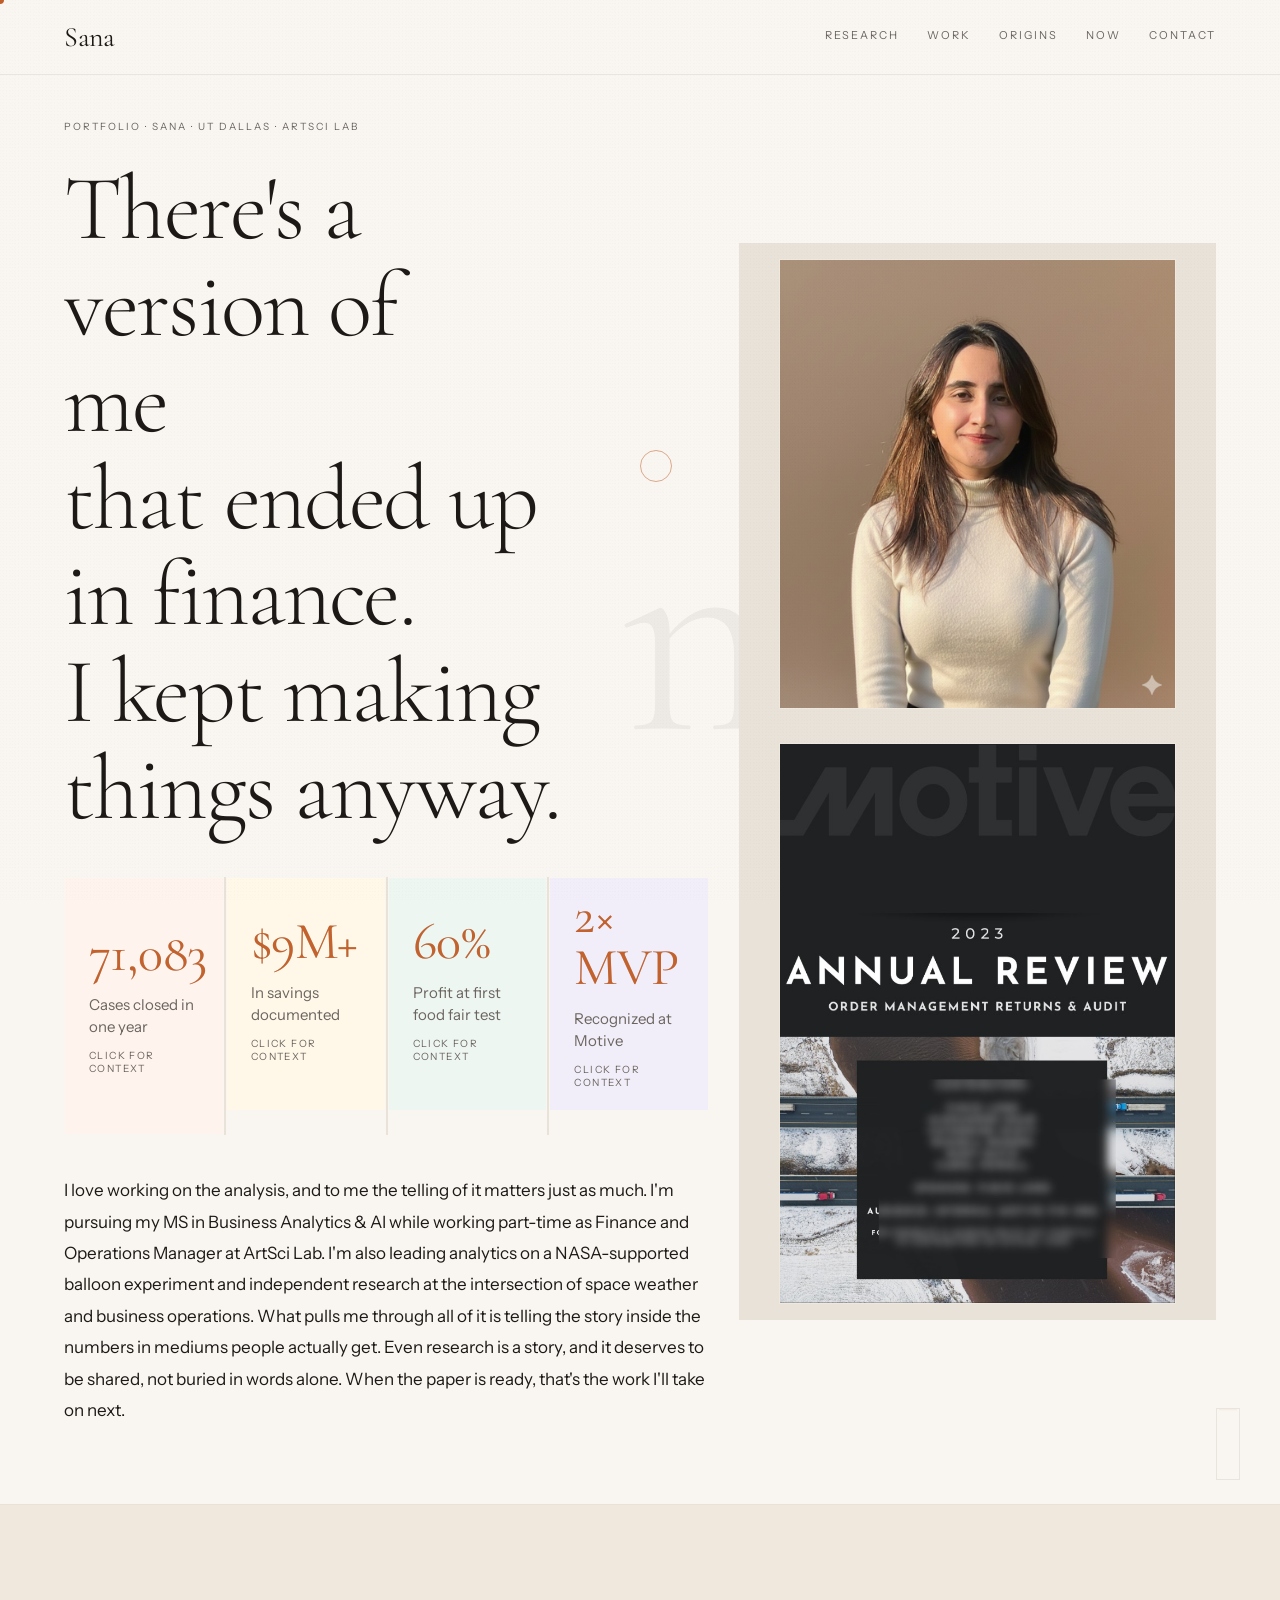
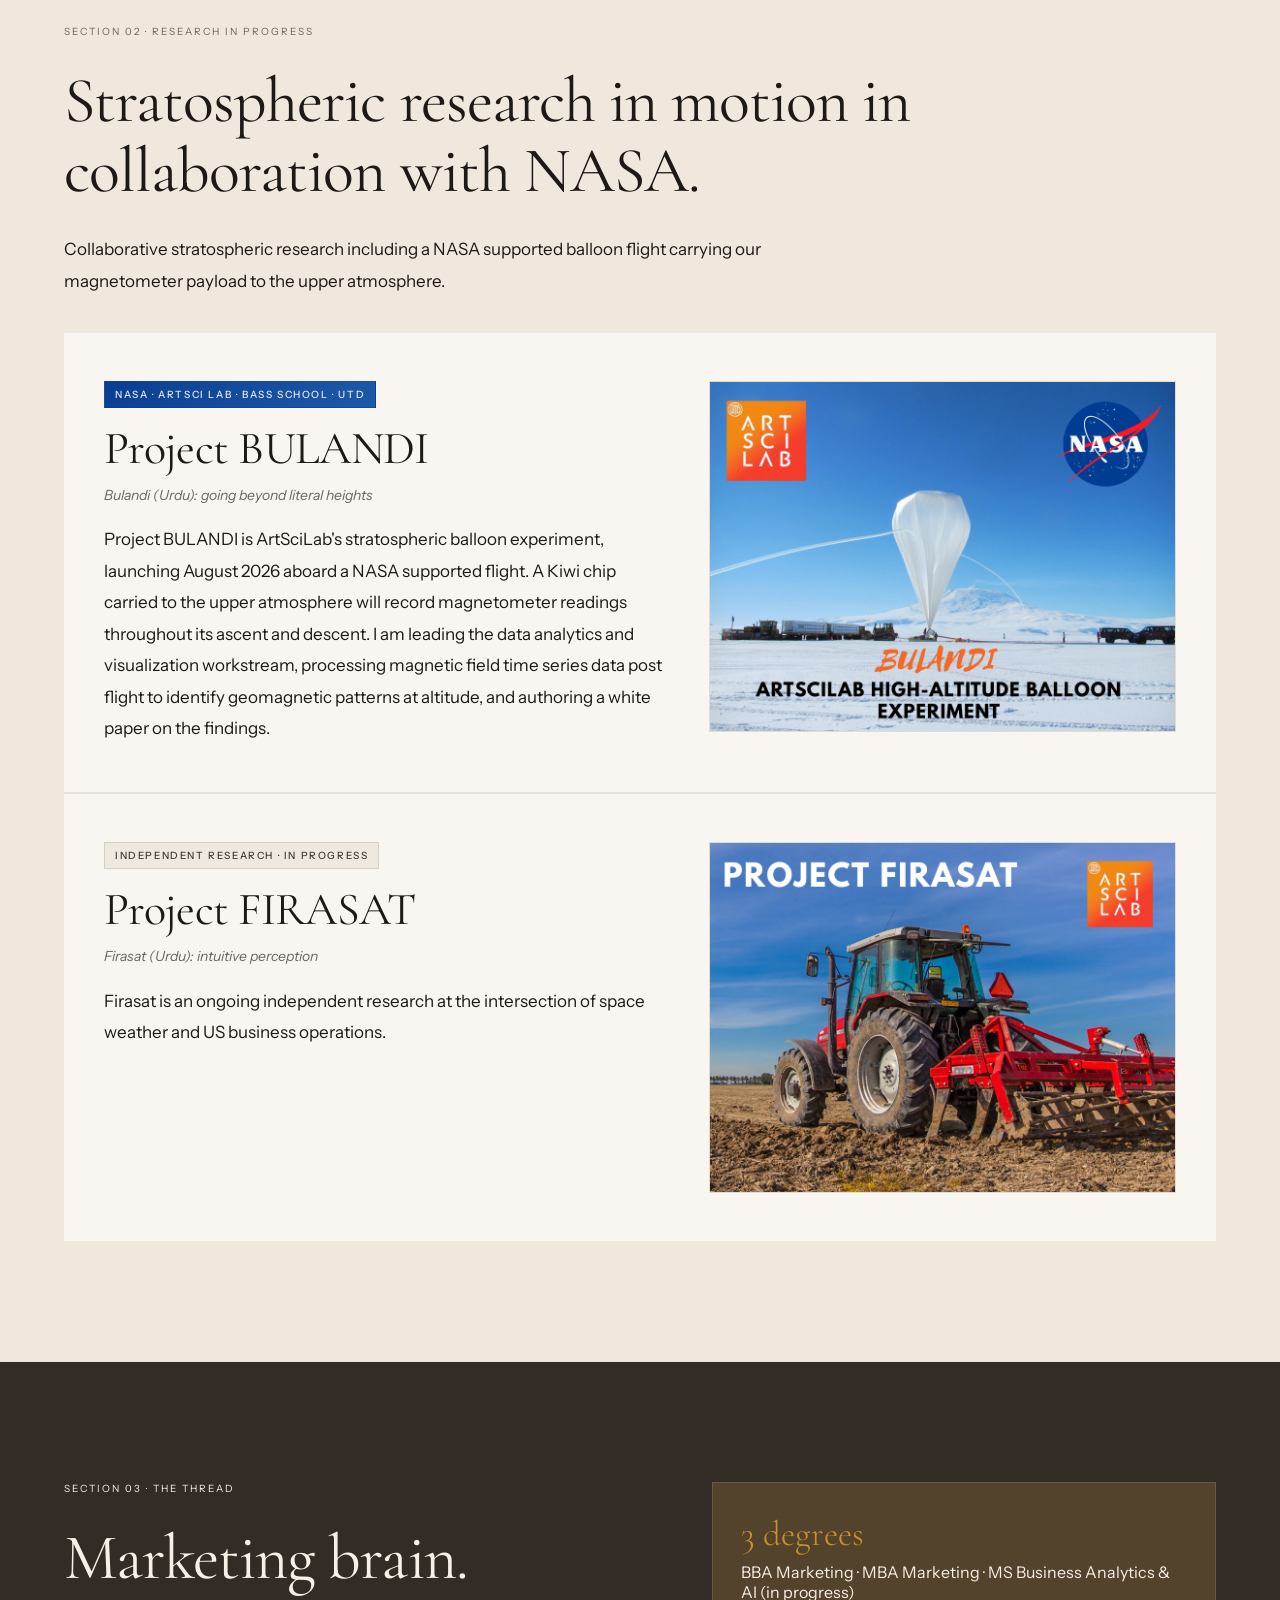
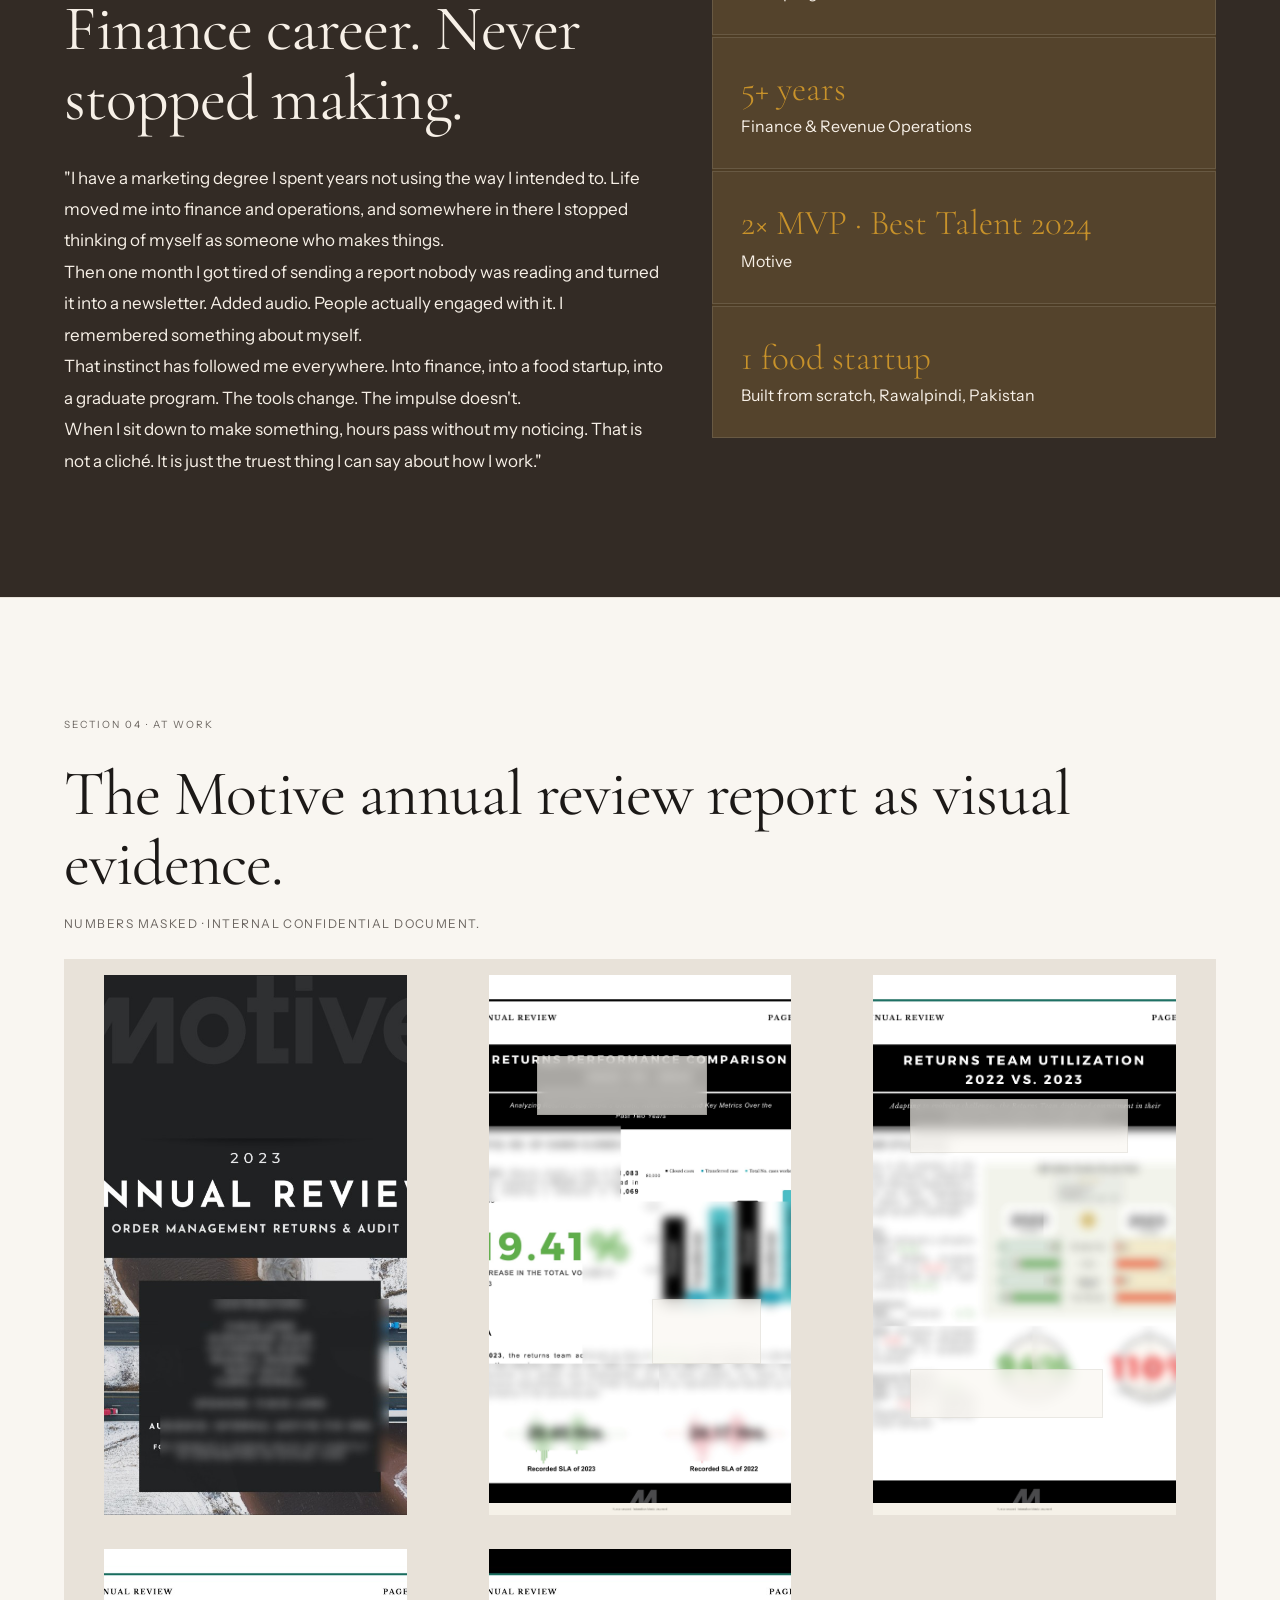
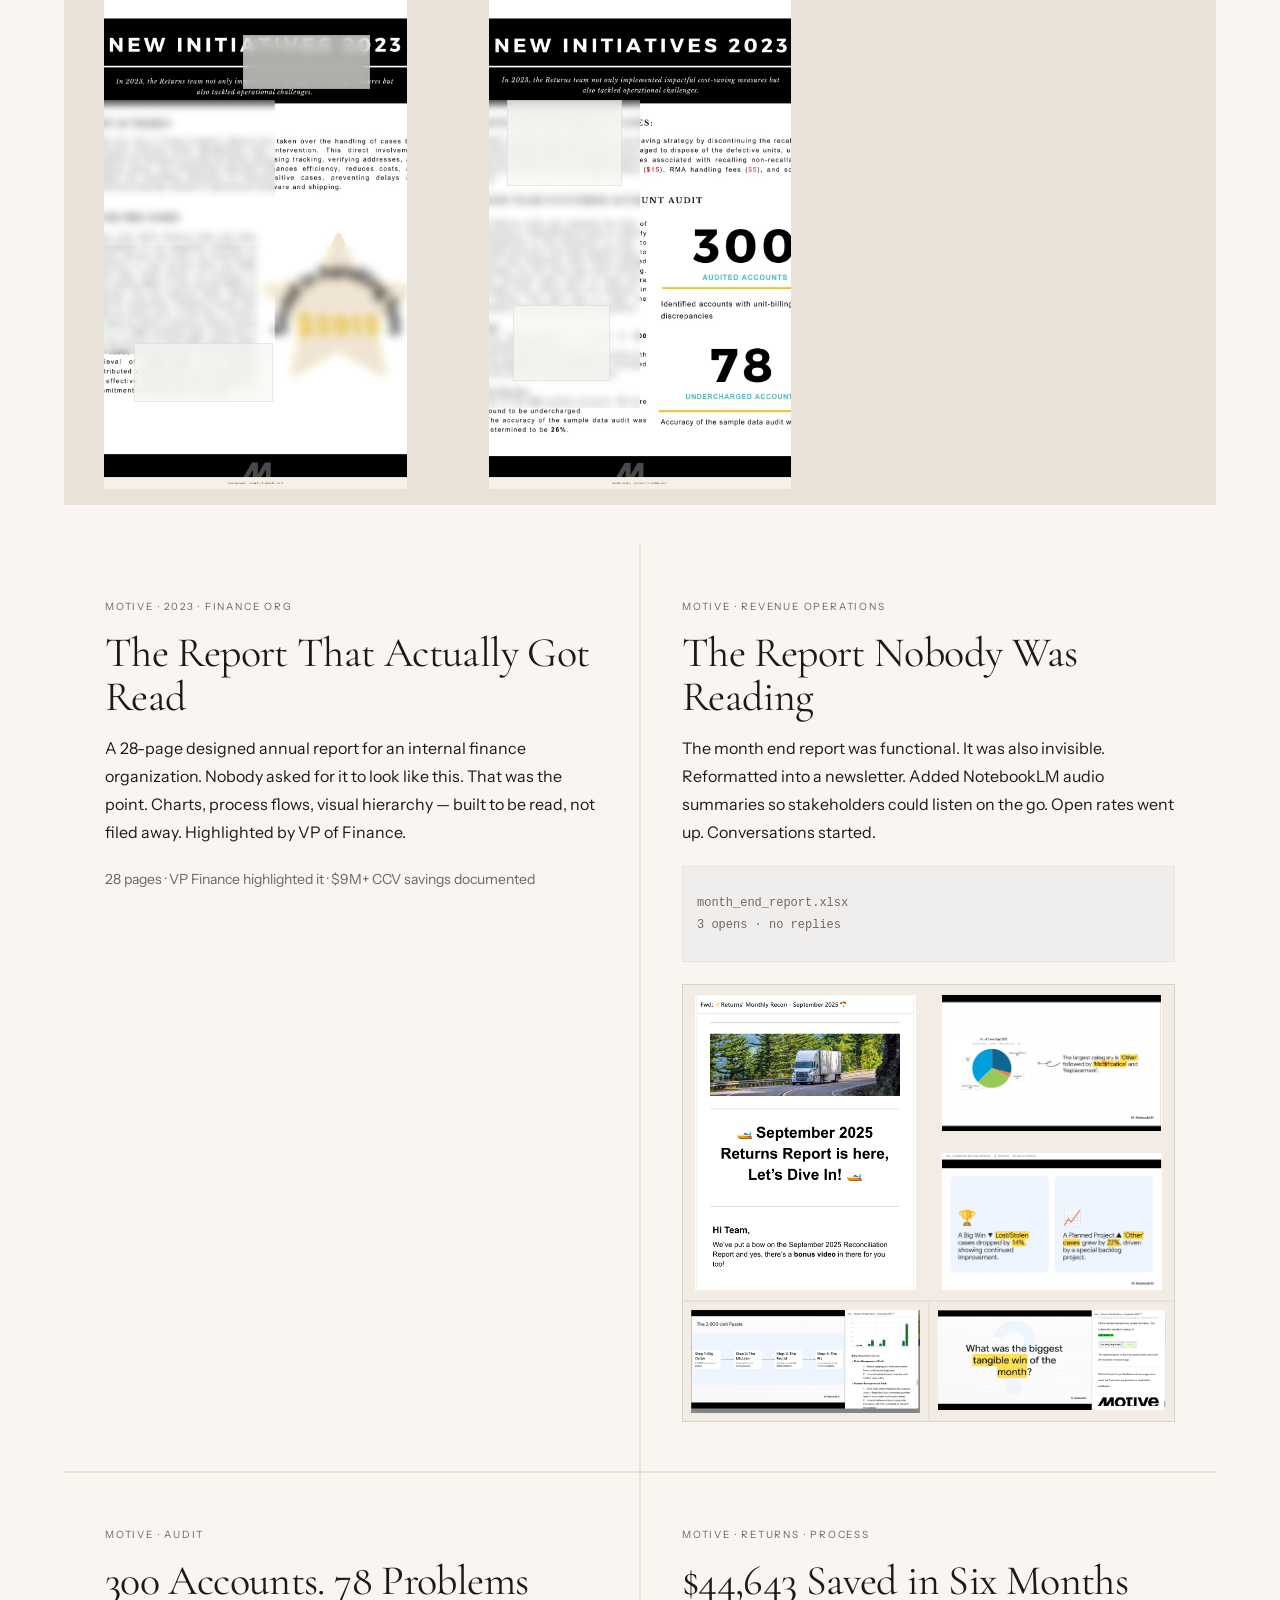
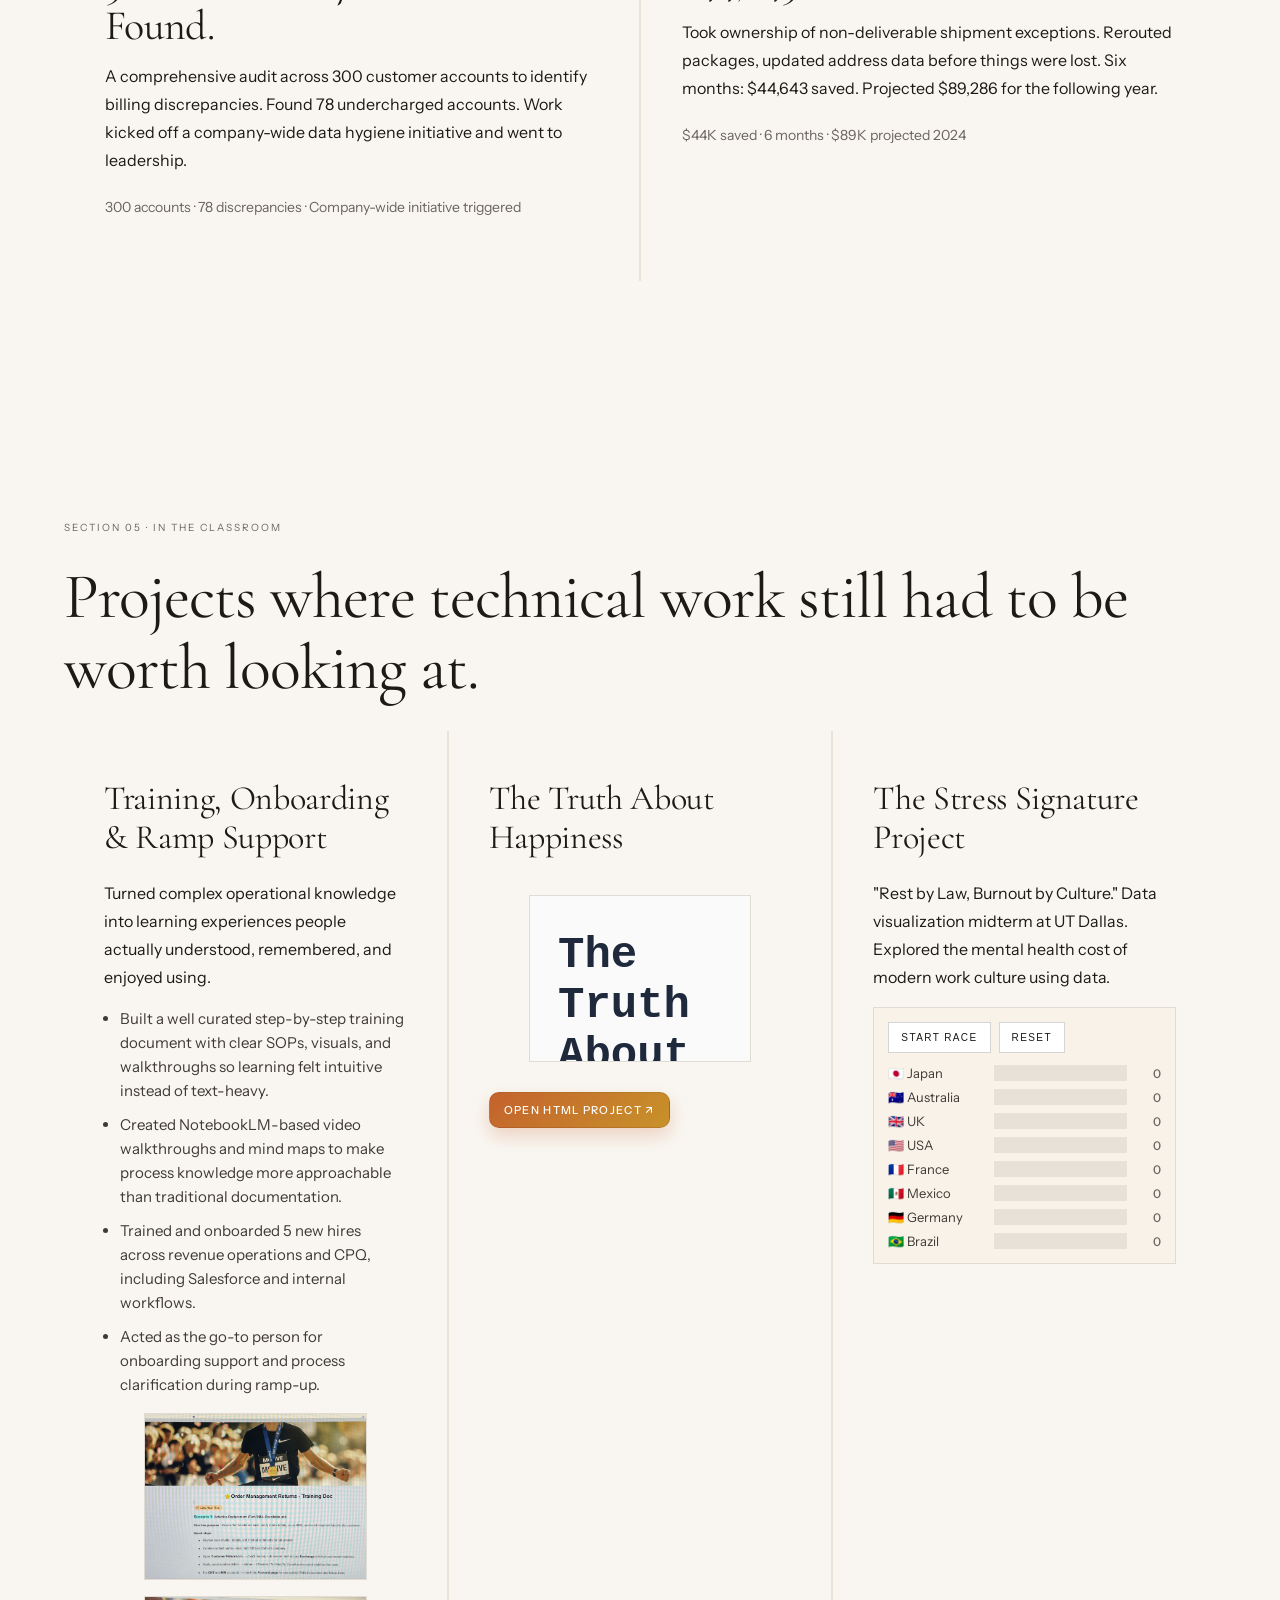
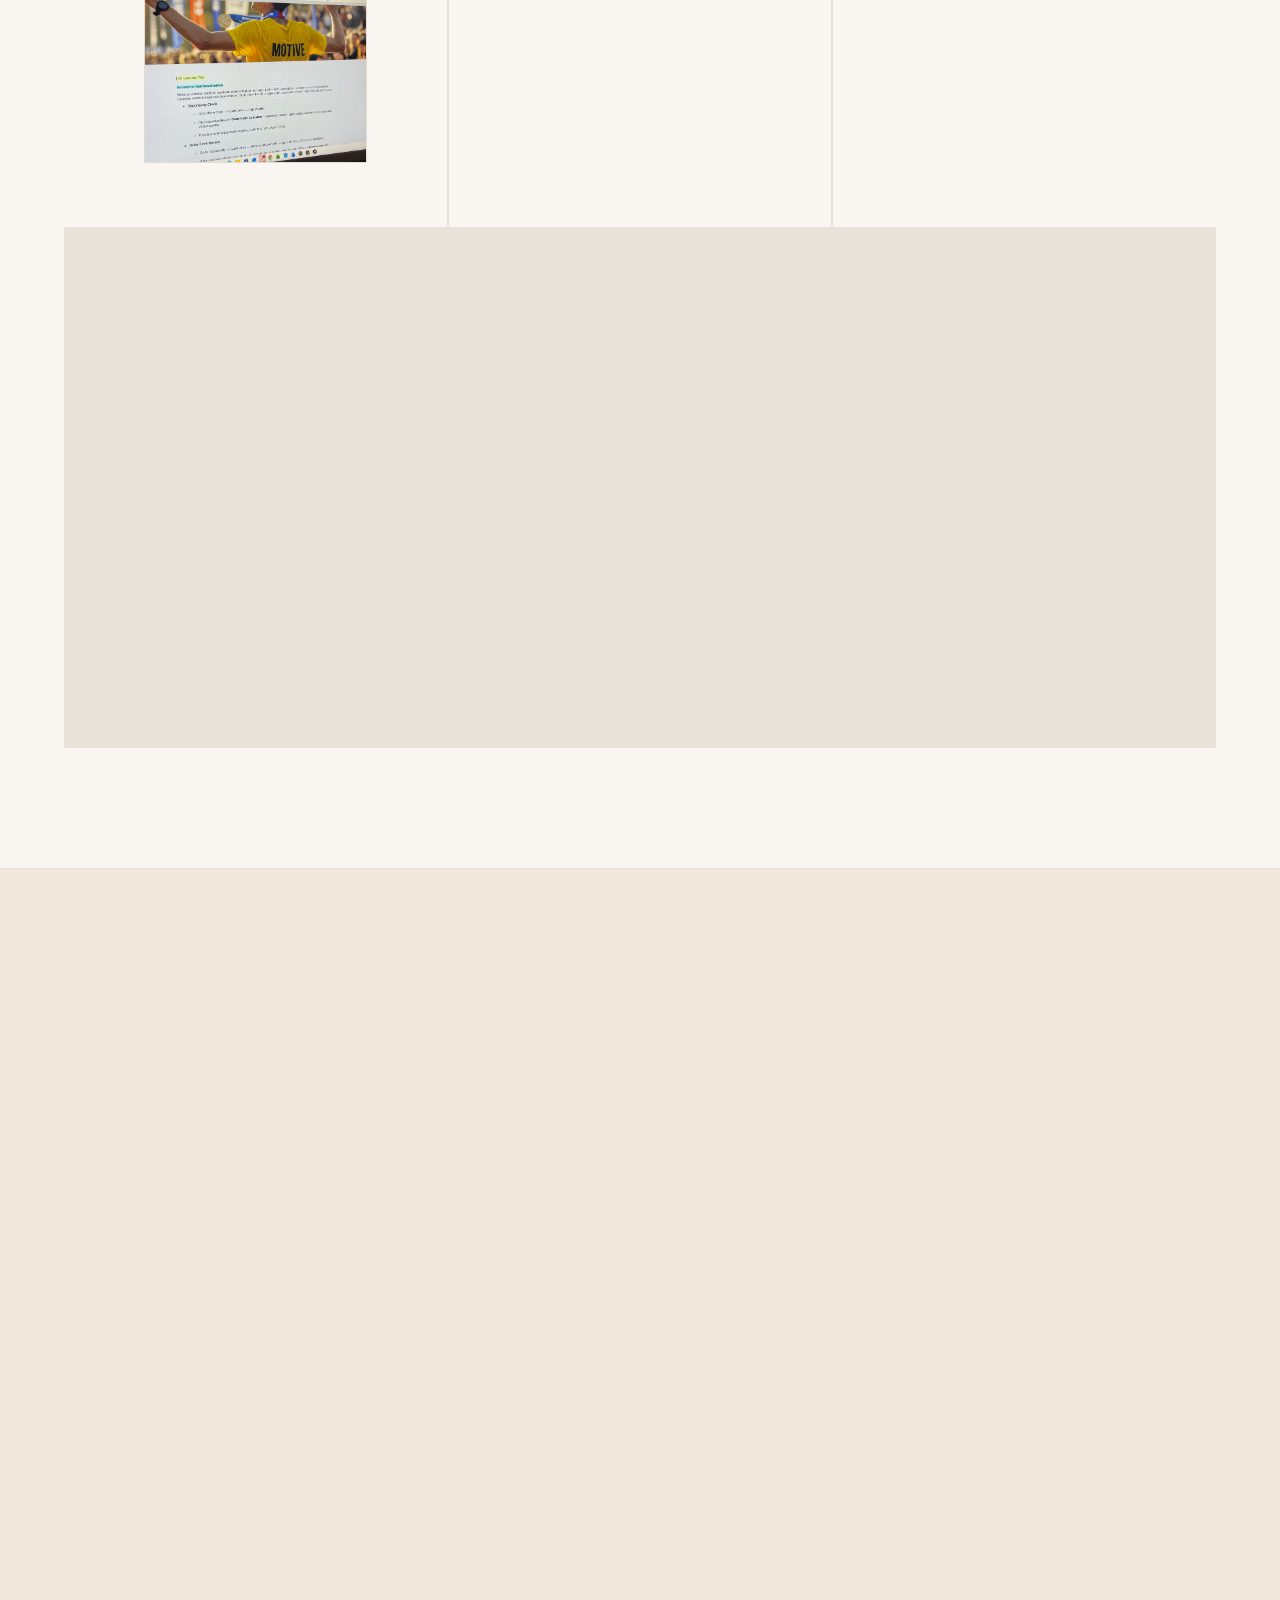
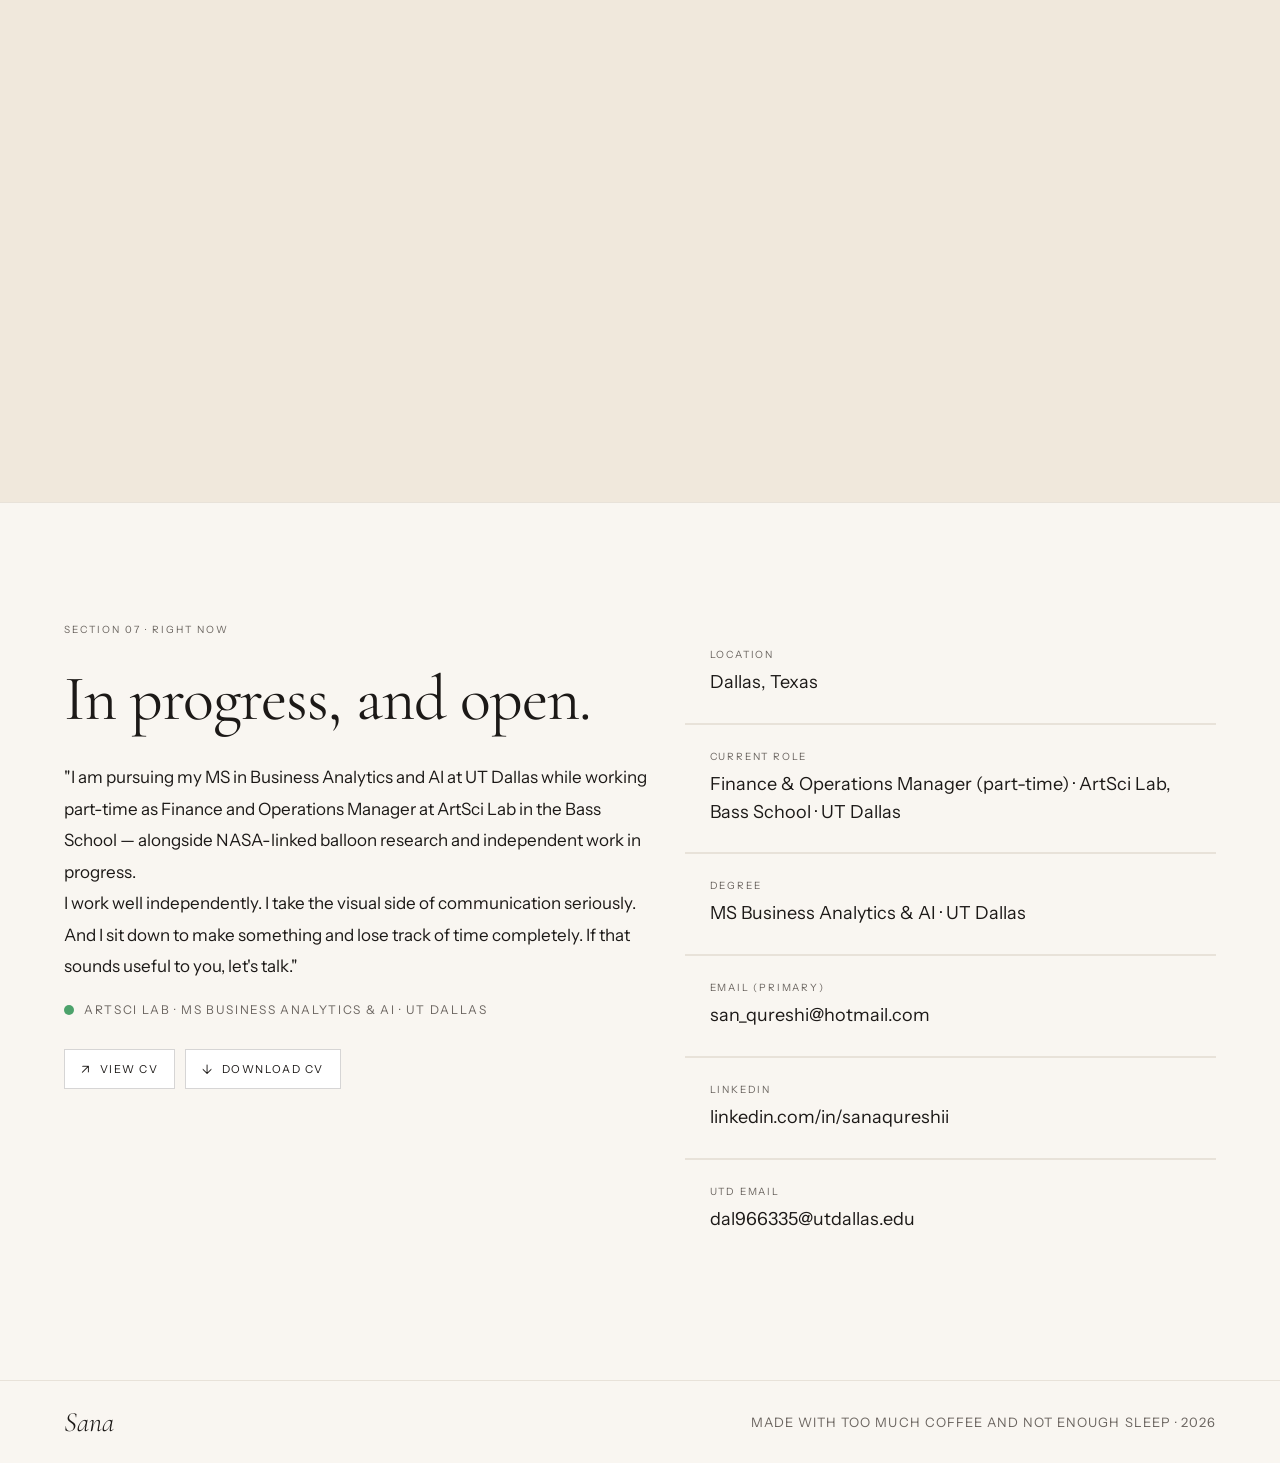
<file: index.html>
<!doctype html>
<html lang="en">
<head>
  <meta charset="UTF-8">
  <meta name="viewport" content="width=device-width, initial-scale=1.0">
  <meta name="description" content="SanaPortfolio — Marketing brain, finance career, never stopped making.">
  <title>SanaPortfolio</title>
  <link rel="preconnect" href="https://fonts.googleapis.com">
  <link rel="preconnect" href="https://fonts.gstatic.com" crossorigin>
  <link rel="preload" as="style" href="https://fonts.googleapis.com/css2?family=Cormorant+Garamond:ital,wght@0,300;0,400;1,300;1,400&family=Instrument+Sans:wght@300;400;500&display=swap">
  <link rel="stylesheet" href="https://fonts.googleapis.com/css2?family=Cormorant+Garamond:ital,wght@0,300;0,400;1,300;1,400&family=Instrument+Sans:wght@300;400;500&display=swap">
  <link rel="stylesheet" href="css/main.css">

</head>
<body>
  <nav class="site-nav" aria-label="Primary">
    <div class="site-nav-inner">
      <a class="nav-name" href="#top">Sana</a>
      <div class="nav-links">
        <a href="#research">Research</a>
        <a href="#work">Work</a>
        <a href="#origins">Origins</a>
        <a href="#now">Now</a>
        <a href="#contact">Contact</a>
      </div>
    </div>
  </nav>

  <main id="top">
    <section class="section hero" id="hero">
      <div class="hero-bg-word" aria-hidden="true">make</div>
      <div class="container hero-inner">
        <div class="hero-main">
          <p class="eyebrow reveal" id="hero-eyebrow">Portfolio · Sana · UT Dallas · ArtSci Lab</p>
          <h1 class="hero-title" aria-label="There's a version of me that ended up in finance. I kept making things anyway.">
            <span class="hero-line">There's a</span>
            <span class="hero-line">version of</span>
            <span class="hero-line">me</span>
            <span class="hero-line">that ended up in finance.</span>
            <span class="hero-line">I kept making things anyway.</span>
          </h1>

          <div class="impact-stats reveal" id="hero-stats">
          <article class="impact-stat js-flip-stat" tabindex="0" role="button" aria-label="Cases closed details. Click to flip.">
            <div class="impact-inner">
              <div class="impact-face impact-front">
                <div class="impact-number" data-counter="71083" data-format="number">0</div>
                <p class="impact-label">Cases closed in one year</p>
                <p class="impact-hint">Click for context</p>
              </div>
              <div class="impact-face impact-back">
                <h3 class="impact-back-title">71,083 cases</h3>
                <p class="impact-back-copy">Closed in 2023—about 19% more than the year before. Kept reports clear and on time.</p>
              </div>
            </div>
          </article>
          <article class="impact-stat js-flip-stat" tabindex="0" role="button" aria-label="Savings documented details. Click to flip.">
            <div class="impact-inner">
              <div class="impact-face impact-front">
                <div class="impact-number" data-counter="9" data-prefix="$" data-suffix="M+">0</div>
                <p class="impact-label">In savings documented</p>
                <p class="impact-hint">Click for context</p>
              </div>
              <div class="impact-face impact-back">
                <h3 class="impact-back-title">$9,343,214.69</h3>
                <p class="impact-back-copy">CCV savings documented from 2022 to 2023 in internal finance reporting, summarized publicly as $9M+ for readability.</p>
              </div>
            </div>
          </article>
          <article class="impact-stat js-flip-stat" tabindex="0" role="button" aria-label="Food fair profit details. Click to flip.">
            <div class="impact-inner">
              <div class="impact-face impact-front">
                <div class="impact-number" data-counter="60" data-suffix="%">0</div>
                <p class="impact-label">Profit at first food fair test</p>
                <p class="impact-hint">Click for context</p>
              </div>
              <div class="impact-face impact-back">
                <h3 class="impact-back-title">University fair test</h3>
                <p class="impact-back-copy">Mom's Thali sold out and hit 60% profit in one day, which validated demand before launch.</p>
              </div>
            </div>
          </article>
          <article class="impact-stat js-flip-stat" tabindex="0" role="button" aria-label="Recognition details. Click to flip.">
            <div class="impact-inner">
              <div class="impact-face impact-front">
                <div class="impact-number" data-counter="2" data-suffix="× MVP">0</div>
                <p class="impact-label">Recognized at Motive</p>
                <p class="impact-hint">Click for context</p>
              </div>
              <div class="impact-face impact-back">
                <h3 class="impact-back-title">Recognition</h3>
                <p class="impact-back-copy">2× MVP plus Best Talent 2024 for driving measurable outcomes across reporting, audits, and operations.</p>
              </div>
            </div>
          </article>
          </div>

          <p class="hero-copy" id="hero-copy">I love working on the analysis, and to me the telling of it matters just as much. I'm pursuing my MS in Business Analytics &amp; AI while working part-time as Finance and Operations Manager at ArtSci Lab. I'm also leading analytics on a NASA-supported balloon experiment and independent research at the intersection of space weather and business operations. What pulls me through all of it is telling the story inside the numbers in mediums people actually get. Even research is a story, and it deserves to be shared, not buried in words alone. When the paper is ready, that's the work I'll take on next.</p>
        </div>
        <aside class="hero-media reveal" aria-label="Quick visual proof">
          <figure class="hero-media-card">
            <img src="images/sana-linkedin-solid.png" alt="Portrait of Sana.">
            <div class="hero-bio-overlay">
              <h3 class="hero-bio-title">Sana Qureshi</h3>
              <p class="hero-bio-copy">Finance and revenue operations by career. Marketing and design by instinct. I make complex work easier to see, understand, and act on.</p>
            </div>
          </figure>
          <figure class="hero-media-card">
            <img src="images/report-page1-cover.png" alt="Motive 2023 annual review cover page.">
          </figure>
        </aside>
      </div>
      <div class="scroll-indicator" aria-hidden="true" id="scroll-indicator">
        <div class="scan-line"></div>
      </div>
    </section>

    <div class="divider"></div>

    <section class="section research-section" id="research">
      <div class="container">
        <p class="eyebrow reveal">Section 02 · Research in Progress</p>
        <h2 class="section-title reveal">Stratospheric research in motion in collaboration with NASA.</h2>
        <p class="research-intro reveal">Collaborative stratospheric research including a NASA supported balloon flight carrying our magnetometer payload to the upper atmosphere.</p>

        <div class="research-stack">
          <article class="research-project reveal">
            <div class="research-grid">
              <div class="research-copy">
                <span class="research-tag-nasa">NASA · ArtSci Lab · Bass School · UTD</span>
                <h3 class="research-title">Project BULANDI</h3>
                <p class="research-subtitle">Bulandi (Urdu): going beyond literal heights</p>
                <p class="body-copy">Project BULANDI is ArtSciLab's stratospheric balloon experiment, launching August 2026 aboard a NASA supported flight. A Kiwi chip carried to the upper atmosphere will record magnetometer readings throughout its ascent and descent. I am leading the data analytics and visualization workstream, processing magnetic field time series data post flight to identify geomagnetic patterns at altitude, and authoring a white paper on the findings.</p>
              </div>
              <figure class="research-poster">
                <img src="images/BULANDIposter.png" alt="Project BULANDI research poster.">
              </figure>
            </div>
          </article>

          <article class="research-project reveal">
            <div class="research-grid">
              <div class="research-copy">
                <span class="research-tag-quiet">Independent research · In progress</span>
                <h3 class="research-title">Project FIRASAT</h3>
                <p class="research-subtitle">Firasat (Urdu): intuitive perception</p>
                <p class="body-copy">Firasat is an ongoing independent research at the intersection of space weather and US business operations.</p>
              </div>
              <figure class="research-poster">
                <img src="images/PROJECTFIRASATPoster.png" alt="Project FIRASAT research poster.">
              </figure>
            </div>
          </article>
        </div>
      </div>
    </section>

    <div class="divider"></div>

    <section class="section dark" id="thread">
      <div class="container thread-grid">
        <div>
          <p class="eyebrow reveal">Section 03 · The Thread</p>
          <h2 class="section-title reveal">Marketing brain. Finance career. Never stopped making.</h2>
          <p class="body-copy reveal">"I have a marketing degree I spent years not using the way I intended to. Life moved me into finance and operations, and somewhere in there I stopped thinking of myself as someone who makes things.</p>
          <p class="body-copy reveal">Then one month I got tired of sending a report nobody was reading and turned it into a newsletter. Added audio. People actually engaged with it. I remembered something about myself.</p>
          <p class="body-copy reveal">That instinct has followed me everywhere. Into finance, into a food startup, into a graduate program. The tools change. The impulse doesn't.</p>
          <p class="body-copy reveal">When I sit down to make something, hours pass without my noticing. That is not a cliché. It is just the truest thing I can say about how I work."</p>
        </div>
        <div class="fact-grid reveal">
          <article class="fact-card">
            <h3 class="fact-value">3 degrees</h3>
            <p class="fact-label">BBA Marketing · MBA Marketing · MS Business Analytics &amp; AI (in progress)</p>
          </article>
          <article class="fact-card">
            <h3 class="fact-value">5+ years</h3>
            <p class="fact-label">Finance &amp; Revenue Operations</p>
          </article>
          <article class="fact-card">
            <h3 class="fact-value">2× MVP · Best Talent 2024</h3>
            <p class="fact-label">Motive</p>
          </article>
          <article class="fact-card">
            <h3 class="fact-value">1 food startup</h3>
            <p class="fact-label">Built from scratch, Rawalpindi, Pakistan</p>
          </article>
        </div>
      </div>
    </section>

    <div class="divider"></div>

    <section class="section work-section" id="work">
      <div class="container">
        <p class="eyebrow reveal">Section 04 · At Work</p>
        <h2 class="section-title reveal">The Motive annual review report as visual evidence.</h2>
        <p class="masked-note reveal">Numbers masked · Internal confidential document.</p>

        <div class="reports">
          <!-- [REPORT-SCREENSHOT-COVER] — Cover page (Page 1) -->
          <figure class="report-figure reveal" role="img" aria-label="Motive annual review cover page.">
            <img src="images/report-page1-cover.png" alt="Motive annual review cover page." style="width:100%;height:100%;object-fit:cover;">
          </figure>

          <!-- [REPORT-SCREENSHOT-1] — Interior page (Page 3) -->
          <figure class="report-figure reveal" role="img" aria-label="Motive annual review page 3 with masked values.">
            <img src="images/report-screenshot-1.jpg" alt="Motive annual review page 3 with masked numerical regions." style="width:100%;height:100%;object-fit:cover;">
            <div class="blur-overlay" style="left:16%;top:15%;width:56%;height:11%;"></div>
            <div class="blur-overlay" style="right:10%;bottom:28%;width:36%;height:12%;"></div>
          </figure>

          <!-- [REPORT-SCREENSHOT-2] — Interior page (Page 6) -->
          <figure class="report-figure reveal" role="img" aria-label="Motive annual review page 6 with masked values.">
            <img src="images/report-screenshot-2.jpg" alt="Motive annual review page 6 with masked numerical regions." style="width:100%;height:100%;object-fit:cover;">
            <div class="blur-overlay" style="left:12%;top:23%;width:72%;height:10%;"></div>
            <div class="blur-overlay" style="left:12%;bottom:18%;width:64%;height:9%;"></div>
          </figure>

          <!-- [REPORT-SCREENSHOT-3] — Cost analysis page (Page 8) -->
          <figure class="report-figure reveal" role="img" aria-label="Motive annual review page 8 with masked values.">
            <img src="images/report-page8.png" alt="Motive annual review page 8 cost analysis with masked regions." style="width:100%;height:100%;object-fit:cover;">
            <div class="blur-overlay" style="right:12%;top:16%;width:42%;height:10%;"></div>
            <div class="blur-overlay" style="left:10%;bottom:16%;width:46%;height:11%;"></div>
          </figure>

          <!-- [REPORT-SCREENSHOT-4] — Tiger Team page (Page 10) -->
          <figure class="report-figure reveal" role="img" aria-label="Motive annual review page 10 with masked values.">
            <img src="images/report-page10.png" alt="Motive annual review page 10 tiger team section with masked regions." style="width:100%;height:100%;object-fit:cover;">
            <div class="blur-overlay" style="left:6%;top:28%;width:38%;height:16%;"></div>
            <div class="blur-overlay" style="left:8%;bottom:20%;width:32%;height:14%;"></div>
          </figure>
        </div>

        <div class="work-grid">
          <article class="work-card reveal">
            <span class="tag">Motive · 2023 · Finance Org</span>
            <h3 class="work-title">The Report That Actually Got Read</h3>
            <p class="work-body">A 28-page designed annual report for an internal finance organization. Nobody asked for it to look like this. That was the point. Charts, process flows, visual hierarchy — built to be read, not filed away. Highlighted by VP of Finance.</p>
            <p class="work-stats">28 pages · VP Finance highlighted it · $9M+ CCV savings documented</p>
          </article>

          <article class="work-card newsletter reveal">
            <span class="tag">Motive · Revenue Operations</span>
            <h3 class="work-title">The Report Nobody Was Reading</h3>
            <p class="work-body">The month end report was functional. It was also invisible. Reformatted into a newsletter. Added NotebookLM audio summaries so stakeholders could listen on the go. Open rates went up. Conversations started.</p>
            <div class="mini-transform" aria-label="Hover to see report to newsletter transformation.">
              <div class="before-state">
                <div>month_end_report.xlsx</div>
                <div>3 opens · no replies</div>
              </div>
              <div class="after-state">
                <div>The Revenue Pulse · Issue 10</div>
                <div class="audio-pill"><span class="audio-dot"></span>audio summary attached</div>
              </div>
            </div>
            <div class="newsletter-samples" aria-label="Recon email samples">
              <figure class="work-sample work-sample--intro">
                <div class="recon-intro-layout">
                  <div class="recon-intro-left">
                    <img src="images/recon-email-intro-left.png" alt="Recon email introduction, left">
                  </div>
                  <div class="recon-intro-right-stack">
                    <img src="images/recon-email-intro-right.png" alt="Recon email introduction, right">
                    <img src="images/recon-email-1.png" alt="Recon email sample 1">
                  </div>
                </div>
              </figure>
              <div class="work-sample-row">
                <figure class="work-sample">
                  <img src="images/recon-email-2.png" alt="Recon email sample 2">
                </figure>
                <figure class="work-sample">
                  <img src="images/recon-email-3.png" alt="Recon email sample 3">
                </figure>
              </div>
            </div>
          </article>

          <article class="work-card reveal">
            <span class="tag">Motive · Audit</span>
            <h3 class="work-title">300 Accounts. 78 Problems Found.</h3>
            <p class="work-body">A comprehensive audit across 300 customer accounts to identify billing discrepancies. Found 78 undercharged accounts. Work kicked off a company-wide data hygiene initiative and went to leadership.</p>
            <p class="work-stats">300 accounts · 78 discrepancies · Company-wide initiative triggered</p>
          </article>

          <article class="work-card reveal">
            <span class="tag">Motive · Returns · Process</span>
            <h3 class="work-title">$44,643 Saved in Six Months</h3>
            <p class="work-body">Took ownership of non-deliverable shipment exceptions. Rerouted packages, updated address data before things were lost. Six months: $44,643 saved. Projected $89,286 for the following year.</p>
            <p class="work-stats">$44K saved · 6 months · $89K projected 2024</p>
          </article>
        </div>
      </div>
    </section>

    <section class="section" id="classroom">
      <div class="container">
        <p class="eyebrow reveal">Section 05 · In the Classroom</p>
        <h2 class="section-title reveal">Projects where technical work still had to be worth looking at.</h2>
        <div class="classroom-grid">
          <article class="class-card reveal">
            <h3 class="class-title">Training, Onboarding &amp; Ramp Support</h3>
            <p class="class-copy">Turned complex operational knowledge into learning experiences people actually understood, remembered, and enjoyed using.</p>
            <ul class="impact-list">
              <li>Built a well curated step-by-step training document with clear SOPs, visuals, and walkthroughs so learning felt intuitive instead of text-heavy.</li>
              <li>Created NotebookLM-based video walkthroughs and mind maps to make process knowledge more approachable than traditional documentation.</li>
              <li>Trained and onboarded 5 new hires across revenue operations and CPQ, including Salesforce and internal workflows.</li>
              <li>Acted as the go-to person for onboarding support and process clarification during ramp-up.</li>
            </ul>
            <figure class="project-shot crop-top">
              <img src="images/onboard-training-1.jpg" alt="Training documentation screenshot from onboarding materials.">
            </figure>
            <figure class="project-shot crop-bottom">
              <img src="images/onboard-training-2.jpg" alt="Onboarding support screenshot from onboarding materials.">
            </figure>
          </article>
          <article class="class-card reveal">
            <h3 class="class-title">The Truth About Happiness</h3>
            <figure class="project-shot contain" aria-label="The Truth About Happiness screenshot placeholder.">
              <iframe src="projects/the-truth-about-happiness.html" title="The Truth About Happiness project preview" loading="lazy" style="width:100%;height:100%;border:0;background:#fff;"></iframe>
            </figure>
            <a class="project-link-btn" href="projects/the-truth-about-happiness.html" target="_blank" rel="noopener noreferrer">Open HTML Project ↗</a>
          </article>
          <article class="class-card reveal">
            <h3 class="class-title">The Stress Signature Project</h3>
            <p class="class-copy">"Rest by Law, Burnout by Culture." Data visualization midterm at UT Dallas. Explored the mental health cost of modern work culture using data.</p>
            <div class="race-widget" aria-label="Burnout race chart interaction">
              <div class="race-controls">
                <button class="race-btn" type="button" id="race-start">Start Race</button>
                <button class="race-btn" type="button" id="race-reset">Reset</button>
              </div>
              <div class="race-track" id="race-track"></div>
            </div>
          </article>
          <article class="class-card reveal">
            <h3 class="class-title">North America Unemployment Choropleth</h3>
            <p class="class-copy">Python, Plotly, Folium, Google Colab. A choropleth map designed to be visually clean, not just functional.</p>
            <!-- [MAP-SCREENSHOT-1] — North America unemployment choropleth (source: BirdMigration_Assignment7.ipynb assets) -->
            <figure class="project-shot contain">
              <img src="images/bird-notebook-plot-1.png" alt="North America unemployment side-by-side comparison chart.">
            </figure>
          </article>
          <article class="class-card reveal">
            <h3 class="class-title">Arctic Tern Migration Map</h3>
            <p class="class-copy">Mapped one of the longest animal migrations on earth. The brief was technical. The output was worth looking at.</p>
            <!-- [MAP-SCREENSHOT-2] — Arctic Tern migration map (source: BirdMigration_Assignment7.ipynb assets) -->
            <figure class="project-shot contain">
              <img src="images/bird-notebook-plot-2.png" alt="Arctic Tern migration map from notebook output.">
            </figure>
          </article>
          <article class="class-card reveal">
            <h3 class="class-title">MS Business Analytics &amp; AI</h3>
            <p class="class-copy">In progress at UT Dallas, with focus on regression in R, data visualization, and analytical communication.</p>
          </article>
        </div>
      </div>
    </section>

    <div class="divider"></div>

    <section class="section origins" id="origins">
      <div class="container origins-grid">
        <div>
          <p class="eyebrow reveal">Section 06 · Origins</p>
          <h2 class="section-title reveal">Mom's Thali. Rawalpindi, 2016.</h2>
          <p class="body-copy reveal">"The best food in Rawalpindi sits in the inner city of Pakistan. Down streets you can't drive through, in places women largely can't go. I used to think about that a lot."</p>
          <blockquote class="pull-quote reveal">"What if everyone could access the city's best food in one place?"</blockquote>
          <p class="body-copy reveal">"That idea evolved into something simpler and more urgent. People living away from home genuinely miss home-cooked food. Hostel food is bulk-made and it shows — runny, bland, nothing like what your mother makes.</p>
          <p class="body-copy reveal">So we built Mom's Thali. Fresh food. Home recipes. Delivered to hostels on subscription. Every ingredient handpicked. Commercial stoves custom-ordered because nothing off the shelf was quite right.</p>
          <p class="body-copy reveal">We tested at a university fair first. Made 60% profit in a single day. People kept coming back. That gave us the confidence to launch.</p>
          <p class="body-copy reveal">What stopped us wasn't the food. Our kitchen was 30 minutes from our customers and we didn't see that coming fast enough. I learned more about operations from that one mistake than from anything I ever studied."</p>
        </div>
        <aside class="reveal">
          <!-- [MOMS-THALI-LOGO] — Logo/brand image placeholder in Origins section -->
          <div class="thali-logo-placeholder">[MOMS-THALI-LOGO] loaded
            <img src="images/moms-thali-logo.png" alt="Mom's Thali brand logo.">
          </div>
          <div class="timeline" aria-label="Mom's Thali timeline">
            <p class="timeline-item"><strong>Idea</strong> — access to hidden city food, for everyone</p>
            <p class="timeline-item"><strong>Pivot</strong> — subscription home-cooked delivery to hostels</p>
            <p class="timeline-item"><strong>Tested</strong> — university fair, 60% profit, sold out</p>
            <p class="timeline-item"><strong>Built</strong> — custom stoves, handpicked ingredients, logo, brand, marketing plan</p>
            <p class="timeline-item"><strong>Learned</strong> — operations beats everything else</p>
          </div>
        </aside>
      </div>
      <div class="container">
        <div class="origin-stats reveal">
          <article class="origin-stat"><strong>60%</strong>profit at university fair</article>
          <article class="origin-stat"><strong>2016</strong>founded in Rawalpindi, Pakistan</article>
          <article class="origin-stat"><strong>Subscription</strong>model — daily fresh delivery</article>
          <article class="origin-stat"><strong>Lesson</strong>proximity to customer is the business</article>
        </div>
      </div>
    </section>

    <div class="divider"></div>

    <section class="section contact" id="now">
      <div class="container contact-grid">
        <div class="reveal">
          <p class="eyebrow">Section 07 · Right Now</p>
          <h2 class="section-title">In progress, and open.</h2>
          <p class="body-copy">"I am pursuing my MS in Business Analytics and AI at UT Dallas while working part-time as Finance and Operations Manager at ArtSci Lab in the Bass School — alongside NASA-linked balloon research and independent work in progress.</p>
          <p class="body-copy">I work well independently. I take the visual side of communication seriously. And I sit down to make something and lose track of time completely. If that sounds useful to you, let's talk."</p>
          <p class="availability"><span class="avail-dot" aria-hidden="true"></span>ArtSci Lab · MS Business Analytics &amp; AI · UT Dallas</p>
          <div class="cv-actions" aria-label="CV actions">
            <a class="cv-button" href="assets/SanaQureshiCV.pdf" target="_blank" rel="noopener noreferrer">
              <span class="cv-icon">↗</span><span>View CV</span>
            </a>
            <a class="cv-button" href="assets/SanaQureshiCV.pdf" download>
              <span class="cv-icon">↓</span><span>Download CV</span>
            </a>
          </div>
        </div>

        <div class="contact-cards reveal" id="contact">
          <article class="contact-card">
            <p class="contact-label">Location</p>
            <p class="contact-value">Dallas, Texas</p>
          </article>
          <article class="contact-card">
            <p class="contact-label">Current role</p>
            <p class="contact-value">Finance &amp; Operations Manager (part-time) · ArtSci Lab, Bass School · UT Dallas</p>
          </article>
          <article class="contact-card">
            <p class="contact-label">Degree</p>
            <p class="contact-value">MS Business Analytics &amp; AI · UT Dallas</p>
          </article>
          <article class="contact-card">
            <p class="contact-label">Email (Primary)</p>
            <p class="contact-value"><a href="mailto:san_qureshi@hotmail.com">san_qureshi@hotmail.com</a></p>
          </article>
          <article class="contact-card">
            <p class="contact-label">LinkedIn</p>
            <p class="contact-value"><a href="https://www.linkedin.com/in/sanaqureshii/" target="_blank" rel="noopener noreferrer">linkedin.com/in/sanaqureshii</a></p>
          </article>
          <article class="contact-card">
            <p class="contact-label">UTD Email</p>
            <p class="contact-value"><a href="mailto:dal966335@utdallas.edu">dal966335@utdallas.edu</a></p>
          </article>
        </div>
      </div>
    </section>
  </main>

  <footer>
    <div class="footer-inner">
      <p class="footer-name">Sana</p>
      <p class="footer-note">Made with too much coffee and not enough sleep · 2026</p>
    </div>
  </footer>

  <div class="cursor-dot" aria-hidden="true"></div>
  <div class="cursor-ring" aria-hidden="true"></div>

  <script src="js/main.js" defer></script>
</body>
</html>
</file>
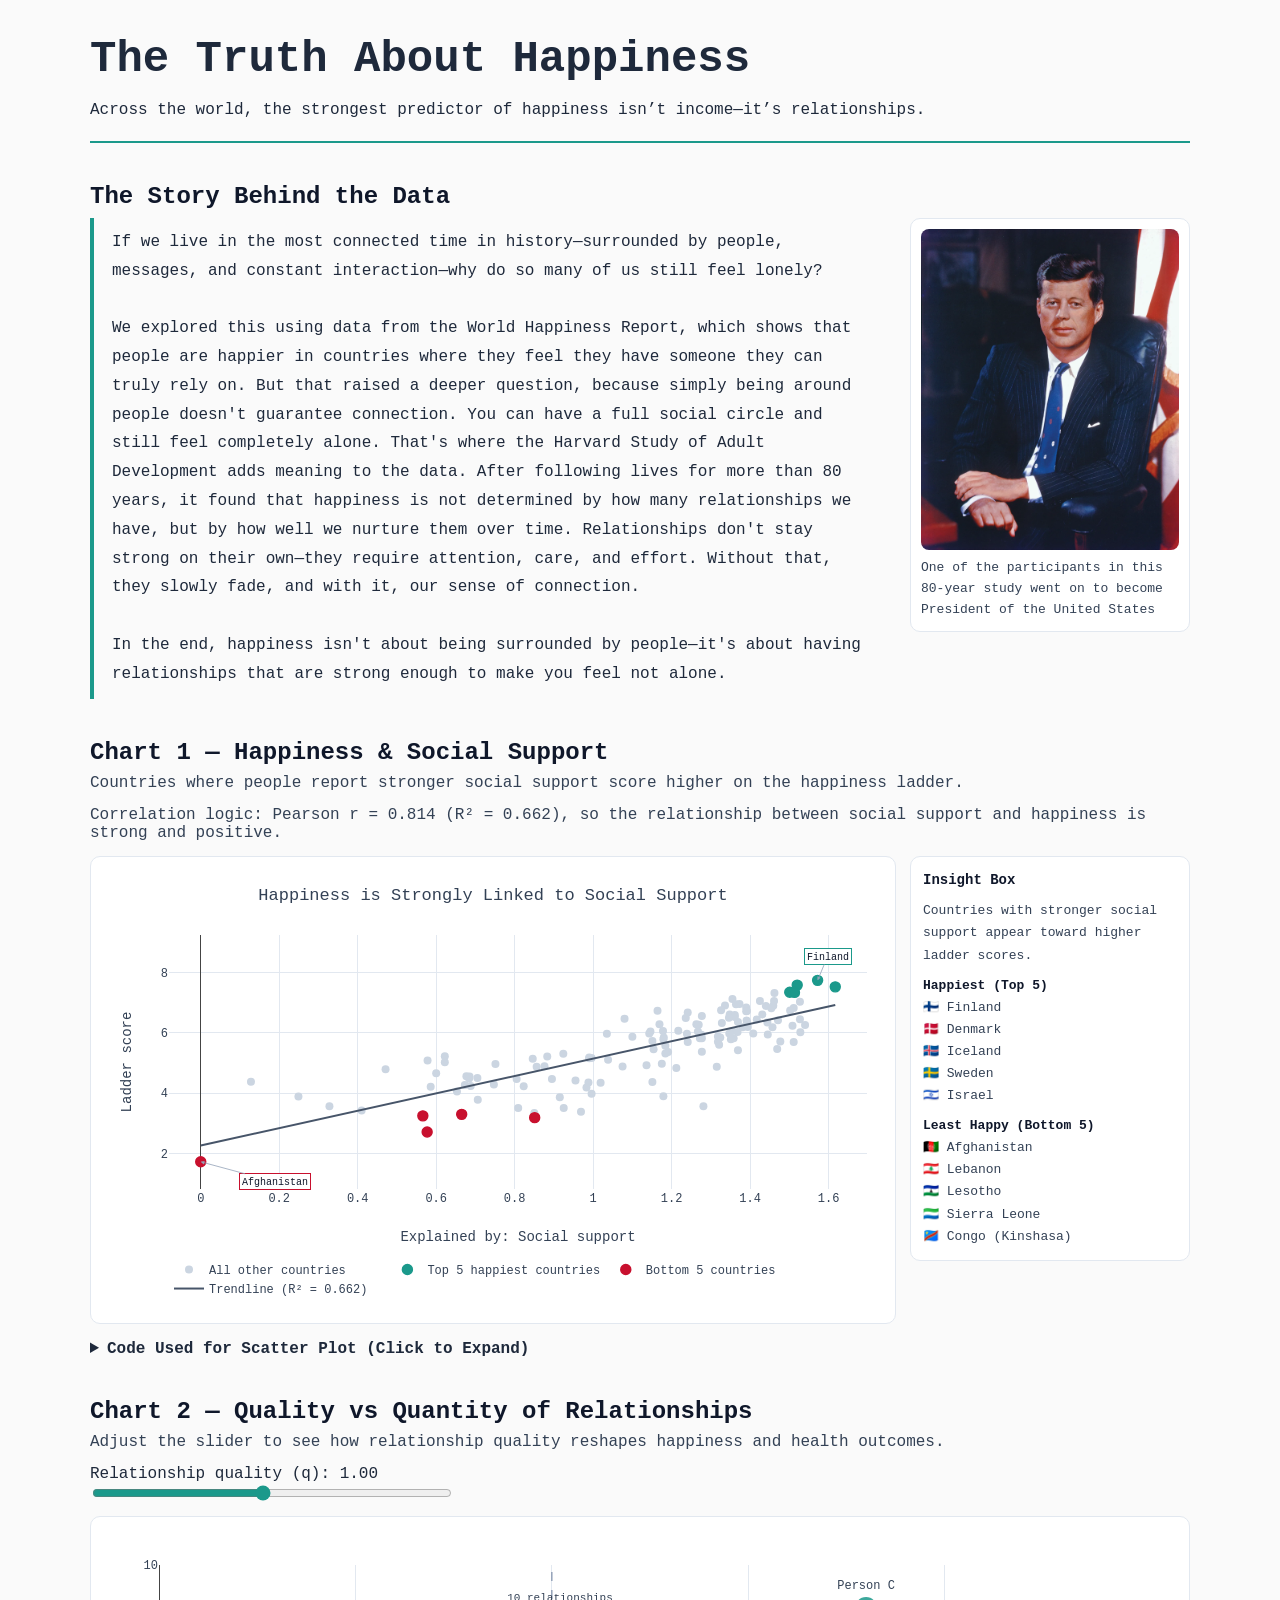
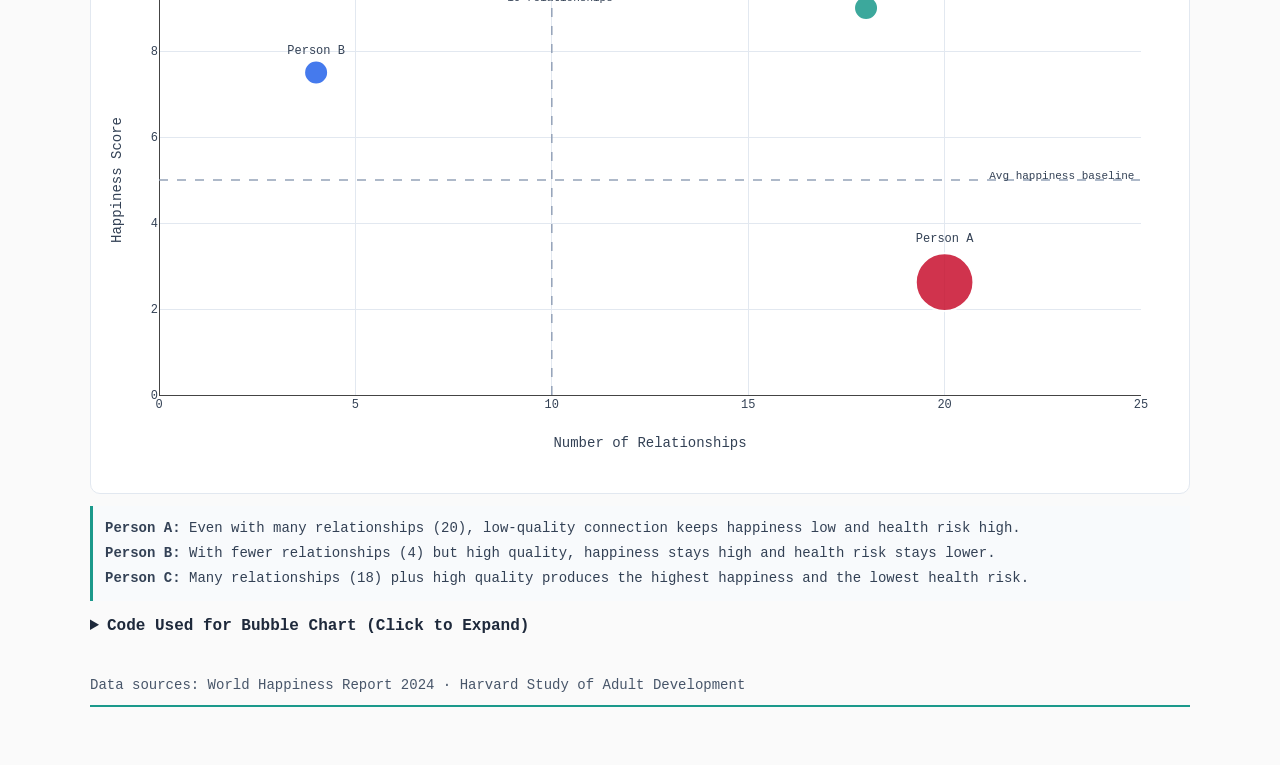
<file: projects/the-truth-about-happiness.html>
<!DOCTYPE html>
<html lang="en">
<head>
  <meta charset="UTF-8" />
  <meta name="viewport" content="width=device-width, initial-scale=1.0" />
  <title>Funky Flamingos Report</title>
  <script src="https://cdn.plot.ly/plotly-2.35.2.min.js"></script>
  <style>
    body {
      margin: 0;
      background: #FAFAFA;
      color: #1E293B;
      font-family: "DM Mono", ui-monospace, SFMono-Regular, Menlo, Monaco, Consolas, monospace;
    }
    .container { max-width: 1100px; margin: 0 auto; padding: 34px 28px 48px; }
    h1 { margin: 0 0 12px; font-size: 44px; font-weight: 700; }
    h2 { margin: 40px 0 8px; font-size: 24px; color: #0F172A; }
    .members { line-height: 1.8; }
    .divider { height: 2px; background: #1B998B; margin: 16px 0 22px; }
    .story {
      max-width: 760px;
      border-left: 4px solid #1B998B;
      padding: 10px 18px;
      line-height: 1.8;
      white-space: pre-line;
    }
    .story-layout {
      display: grid;
      grid-template-columns: minmax(0, 1fr) 280px;
      gap: 16px;
      align-items: start;
    }
    .story-side {
      background: #FFFFFF;
      border: 1px solid #E2E8F0;
      border-radius: 10px;
      padding: 10px;
    }
    .story-side img {
      width: 100%;
      border-radius: 8px;
      display: block;
      object-fit: cover;
    }
    .story-side .img-caption {
      margin-top: 8px;
      font-size: 13px;
      line-height: 1.6;
      color: #334155;
    }
    .caption { color: #334155; margin: 8px 0 14px; }
    .chart-wrap { background: white; border: 1px solid #E2E8F0; border-radius: 10px; padding: 8px; }
    .chart1-layout {
      display: grid;
      grid-template-columns: minmax(0, 1fr) 280px;
      gap: 14px;
      align-items: start;
    }
    .chart1-insight {
      background: #FFFFFF;
      border: 1px solid #E2E8F0;
      border-radius: 10px;
      padding: 12px;
      font-size: 13px;
      line-height: 1.7;
      color: #334155;
    }
    .chart1-insight h3 {
      margin: 0 0 8px;
      font-size: 14px;
      color: #0F172A;
    }
    .list-title { font-weight: 700; margin-top: 8px; color: #0F172A; }
    .control-wrap { margin-bottom: 10px; }
    input[type="range"] { width: 360px; accent-color: #1B998B; }
    .insights {
      margin-top: 12px;
      padding: 10px 12px;
      border-left: 3px solid #1B998B;
      background: #F8FAFC;
      color: #334155;
      line-height: 1.8;
      font-size: 14px;
    }
    .footer { margin-top: 42px; color: #475569; font-size: 14px; }
    .line-small { height: 2px; background: #1B998B; margin-top: 12px; }
    .code-section { margin-top: 16px; }
    .code-box {
      background: #0F172A;
      color: #E2E8F0;
      border-radius: 10px;
      border: 1px solid #1E293B;
      padding: 12px;
      overflow-x: auto;
      font-size: 12px;
      line-height: 1.5;
    }
  </style>
</head>
<body>
  <div class="container">
    <h1>The Truth About Happiness</h1>
    <div class="members">
      Across the world, the strongest predictor of happiness isn’t income—it’s relationships.
    </div>
    <div class="divider"></div>

    <h2>The Story Behind the Data</h2>
    <div class="story-layout">
      <div class="story">If we live in the most connected time in history—surrounded by people, messages, and constant interaction—why do so many of us still feel lonely?

We explored this using data from the World Happiness Report, which shows that people are happier in countries where they feel they have someone they can truly rely on. But that raised a deeper question, because simply being around people doesn't guarantee connection. You can have a full social circle and still feel completely alone. That's where the Harvard Study of Adult Development adds meaning to the data. After following lives for more than 80 years, it found that happiness is not determined by how many relationships we have, but by how well we nurture them over time. Relationships don't stay strong on their own—they require attention, care, and effort. Without that, they slowly fade, and with it, our sense of connection.

In the end, happiness isn't about being surrounded by people—it's about having relationships that are strong enough to make you feel not alone.</div>
      <aside class="story-side">
        <img src="[data-uri]" alt="John F. Kennedy portrait" />
        <div class="img-caption">One of the participants in this 80-year study went on to become President of the United States</div>
      </aside>
    </div>

    <h2>Chart 1 — Happiness & Social Support</h2>
    <div class="caption">Countries where people report stronger social support score higher on the happiness ladder.</div>
    <div class="caption" id="corr-line">Correlation logic: calculating...</div>
    <div class="chart1-layout">
      <div class="chart-wrap"><div id="chart1"></div></div>
      <aside class="chart1-insight">
        <h3>Insight Box</h3>
        Countries with stronger social support appear toward higher ladder scores.
        <div class="list-title">Happiest (Top 5)</div>
        <div>🇫🇮 Finland</div>
        <div>🇩🇰 Denmark</div>
        <div>🇮🇸 Iceland</div>
        <div>🇸🇪 Sweden</div>
        <div>🇮🇱 Israel</div>
        <div class="list-title">Least Happy (Bottom 5)</div>
        <div>🇦🇫 Afghanistan</div>
        <div>🇱🇧 Lebanon</div>
        <div>🇱🇸 Lesotho</div>
        <div>🇸🇱 Sierra Leone</div>
        <div>🇨🇩 Congo (Kinshasa)</div>
      </aside>
    </div>
    <div class="code-section">
      <details>
        <summary><strong>Code Used for Scatter Plot (Click to Expand)</strong></summary>
        <pre class="code-box"><code>// Scatter plot logic used in this report
const n = social.length;
const meanX = social.reduce((a,b)=>a+b,0)/n;
const meanY = ladder.reduce((a,b)=>a+b,0)/n;
let num = 0, den = 0, denY = 0;
for (let i = 0; i < n; i++) {
  num += (social[i]-meanX)*(ladder[i]-meanY);
  den += (social[i]-meanX)*(social[i]-meanX);
  denY += (ladder[i]-meanY)*(ladder[i]-meanY);
}
const slope = num/den, intercept = meanY - slope*meanX;
const corr = num / Math.sqrt(den * denY);
const r2 = 1 - (
  ladder.reduce((a,v,i)=>a + (v-(slope*social[i]+intercept))**2, 0) /
  ladder.reduce((a,v)=>a + (v-meanY)**2, 0)
);

const lineX = [Math.min(...social), Math.max(...social)];
const lineY = lineX.map(v => slope*v + intercept);

Plotly.newPlot("chart1", [
  {x: normalX, y: normalY, mode: "markers", marker: {size: 8, color: "#CBD5E1"}, name: "All other countries"},
  {x: topX, y: topY, mode: "markers", marker: {size: 10, color: "#1B998B"}, name: "Top 5 happiest countries"},
  {x: botX, y: botY, mode: "markers", marker: {size: 10, color: "#C8102E"}, name: "Bottom 5 countries"},
  {x: lineX, y: lineY, mode: "lines", line: {width: 2, color: "#475569"}, name: `Trendline (R² = ${r2.toFixed(3)})`}
], {/* axis styling, legend, and happiest/least-happy annotations */});</code></pre>
      </details>
    </div>

    <h2>Chart 2 — Quality vs Quantity of Relationships</h2>
    <div class="caption">Adjust the slider to see how relationship quality reshapes happiness and health outcomes.</div>
    <div class="control-wrap">
      <label for="qSlider">Relationship quality (q): <span id="qVal">1.00</span></label><br />
      <input id="qSlider" type="range" min="0.1" max="2.0" step="0.05" value="1.0" />
    </div>
    <div class="chart-wrap"><div id="chart2"></div></div>
    <div class="insights">
      <div><strong>Person A:</strong> Even with many relationships (20), low-quality connection keeps happiness low and health risk high.</div>
      <div><strong>Person B:</strong> With fewer relationships (4) but high quality, happiness stays high and health risk stays lower.</div>
      <div><strong>Person C:</strong> Many relationships (18) plus high quality produces the highest happiness and the lowest health risk.</div>
    </div>
    <div class="code-section">
      <details>
        <summary><strong>Code Used for Bubble Chart (Click to Expand)</strong></summary>
        <pre class="code-box"><code>// Bubble chart logic and slider interaction used in this report
function computeMetrics(q) {
  const a = Math.max(0.05, 0.25*q);
  const b = Math.min(1.0, 0.65 + 0.35*q);
  const c = Math.min(1.0, 0.70 + 0.30*q);
  return {
    y: [2.0 + 2.5*a, 3.5 + 4.0*b, 4.5 + 4.5*c],
    risk: [72 - 22*a, 28 - 18*b, 18 - 12*c]
  };
}

const c2 = computeMetrics(1.0);
Plotly.newPlot("chart2", [
  {x:[20], y:[c2.y[0]], marker:{size:[c2.risk[0]], color:"#C8102E"}, name:"Person A"},
  {x:[4],  y:[c2.y[1]], marker:{size:[c2.risk[1]], color:"#2563EB"}, name:"Person B"},
  {x:[18], y:[c2.y[2]], marker:{size:[c2.risk[2]], color:"#1B998B"}, name:"Person C"}
], {/* layout with baseline lines and annotations */});

document.getElementById("qSlider").addEventListener("input", function () {
  const q = parseFloat(this.value);
  const m = computeMetrics(q);
  for (let i = 0; i < 3; i++) {
    Plotly.restyle("chart2", {
      y: [[m.y[i]]],
      marker: [{ size: [m.risk[i]], sizemode: "area", sizeref: 2.0*72/(60**2), sizemin: 12 }]
    }, [i]);
  }
});</code></pre>
      </details>
    </div>

    <div class="footer">Data sources: World Happiness Report 2024 · Harvard Study of Adult Development</div>
    <div class="line-small"></div>
  </div>

  <script>
    const countries = ["Finland","Denmark","Iceland","Sweden","Israel","Netherlands","Norway","Luxembourg","Switzerland","Australia","New Zealand","Costa Rica","Kuwait","Austria","Canada","Belgium","Ireland","Czechia","Lithuania","United Kingdom","Slovenia","United Arab Emirates","United States","Germany","Mexico","Uruguay","France","Saudi Arabia","Kosovo","Singapore","Taiwan Province of China","Romania","El Salvador","Estonia","Poland","Spain","Serbia","Chile","Panama","Malta","Italy","Guatemala","Nicaragua","Brazil","Slovakia","Latvia","Uzbekistan","Argentina","Kazakhstan","Cyprus","Japan","South Korea","Philippines","Vietnam","Portugal","Hungary","Paraguay","Thailand","Malaysia","China","Honduras","Croatia","Greece","Bosnia and Herzegovina","Libya","Jamaica","Peru","Dominican Republic","Mauritius","Moldova","Russia","Bolivia","Ecuador","Kyrgyzstan","Montenegro","Mongolia","Colombia","Venezuela","Indonesia","Bulgaria","Armenia","South Africa","North Macedonia","Algeria","Hong Kong S.A.R. of China","Albania","Congo (Brazzaville)","Mozambique","Georgia","Iraq","Nepal","Laos","Gabon","Ivory Coast","Guinea","Turkiye","Senegal","Iran","Azerbaijan","Nigeria","Cameroon","Ukraine","Namibia","Morocco","Pakistan","Niger","Burkina Faso","Mauritania","Gambia","Chad","Kenya","Tunisia","Benin","Uganda","Myanmar","Cambodia","Ghana","Liberia","Mali","Madagascar","Togo","Jordan","India","Egypt","Sri Lanka","Bangladesh","Ethiopia","Tanzania","Comoros","Yemen","Zambia","Eswatini","Malawi","Botswana","Zimbabwe","Congo (Kinshasa)","Sierra Leone","Lesotho","Lebanon","Afghanistan"];
    const ladder = [7.741,7.583,7.525,7.344,7.341,7.319,7.302,7.122,7.06,7.057,7.029,6.955,6.951,6.905,6.9,6.894,6.838,6.822,6.818,6.749,6.743,6.733,6.725,6.719,6.678,6.611,6.609,6.594,6.561,6.523,6.503,6.491,6.469,6.448,6.442,6.421,6.411,6.36,6.358,6.346,6.324,6.287,6.284,6.272,6.257,6.234,6.195,6.188,6.188,6.068,6.06,6.058,6.048,6.043,6.03,6.017,5.977,5.976,5.975,5.973,5.968,5.942,5.934,5.877,5.866,5.842,5.841,5.823,5.816,5.816,5.785,5.784,5.725,5.714,5.707,5.696,5.695,5.607,5.568,5.463,5.455,5.422,5.369,5.364,5.316,5.304,5.221,5.216,5.185,5.166,5.158,5.139,5.106,5.08,5.023,4.975,4.969,4.923,4.893,4.881,4.874,4.873,4.832,4.795,4.657,4.556,4.548,4.505,4.485,4.471,4.47,4.422,4.377,4.372,4.354,4.341,4.289,4.269,4.232,4.228,4.214,4.186,4.054,3.977,3.898,3.886,3.861,3.781,3.566,3.561,3.502,3.502,3.421,3.383,3.341,3.295,3.245,3.186,2.707,1.721];
    const social = [1.572,1.52,1.617,1.501,1.513,1.462,1.517,1.355,1.425,1.461,1.527,1.373,1.364,1.336,1.459,1.44,1.39,1.511,1.454,1.326,1.502,1.164,1.392,1.39,1.241,1.431,1.348,1.361,1.277,1.361,1.346,1.236,1.08,1.527,1.417,1.471,1.391,1.369,1.392,1.444,1.328,1.169,1.263,1.269,1.54,1.508,1.394,1.381,1.457,1.217,1.354,1.178,1.146,1.267,1.368,1.528,1.408,1.347,1.143,1.239,1.035,1.445,1.276,1.318,1.1,1.324,1.18,1.272,1.358,1.277,1.351,1.179,1.151,1.477,1.318,1.511,1.241,1.321,1.184,1.469,1.154,1.369,1.277,1.191,1.184,0.924,0.622,0.883,0.99,0.996,0.99,0.846,1.038,0.578,0.622,1.175,0.751,1.136,0.876,1.075,0.856,1.315,1.212,0.471,0.6,0.677,0.685,0.705,0.684,0.805,0.895,0.955,0.128,1.151,0.988,1.019,0.747,0.673,0.688,0.823,0.586,0.983,0.653,0.996,1.179,0.249,0.915,0.706,0.328,1.281,0.809,0.925,0.41,0.969,0.85,0.665,0.566,0.851,0.577,0.0];
    const top5 = new Set(["Finland","Denmark","Iceland","Sweden","Israel"]);
    const bottom5 = new Set(["Afghanistan","Lebanon","Lesotho","Sierra Leone","Congo (Kinshasa)"]);

    const normalX = [], normalY = [], normalT = [];
    const topX = [], topY = [], topT = [];
    const botX = [], botY = [], botT = [];
    for (let i = 0; i < countries.length; i++) {
      if (top5.has(countries[i])) { topX.push(social[i]); topY.push(ladder[i]); topT.push(countries[i]); }
      else if (bottom5.has(countries[i])) { botX.push(social[i]); botY.push(ladder[i]); botT.push(countries[i]); }
      else { normalX.push(social[i]); normalY.push(ladder[i]); normalT.push(countries[i]); }
    }
    const n = social.length;
    const meanX = social.reduce((a,b)=>a+b,0)/n;
    const meanY = ladder.reduce((a,b)=>a+b,0)/n;
    let num = 0, den = 0, denY = 0;
    for (let i = 0; i < n; i++) {
      num += (social[i]-meanX)*(ladder[i]-meanY);
      den += (social[i]-meanX)*(social[i]-meanX);
      denY += (ladder[i]-meanY)*(ladder[i]-meanY);
    }
    const slope = num/den, intercept = meanY - slope*meanX;
    const pred = social.map(v => slope*v + intercept);
    const ssRes = ladder.reduce((a,v,i)=>a + (v-pred[i])**2, 0);
    const ssTot = ladder.reduce((a,v)=>a + (v-meanY)**2, 0);
    const r2 = 1 - ssRes/ssTot;
    const corr = num / Math.sqrt(den * denY);
    const strength = Math.abs(corr) >= 0.7 ? "strong" : (Math.abs(corr) >= 0.4 ? "moderate" : "weak");
    const minX = Math.min(...social), maxX = Math.max(...social);
    const lineX = [minX, maxX], lineY = lineX.map(v => slope*v + intercept);
    const minY = Math.min(...ladder), maxY = Math.max(...ladder), yRange = maxY - minY;
    const corrLine = document.getElementById("corr-line");
    corrLine.textContent = `Correlation logic: Pearson r = ${corr.toFixed(3)} (R² = ${r2.toFixed(3)}), so the relationship between social support and happiness is ${strength} and positive.`;

    const happiestIdx = ladder.indexOf(Math.max(...ladder));
    const leastIdx = ladder.indexOf(Math.min(...ladder));
    const happiest = {name: countries[happiestIdx], x: social[happiestIdx], y: ladder[happiestIdx]};
    const least = {name: countries[leastIdx], x: social[leastIdx], y: ladder[leastIdx]};
    const chart1Annotations = [
      {
        x: happiest.x,
        y: happiest.y,
        text: happiest.name,
        showarrow: true,
        ax: 10,
        ay: -24,
        arrowhead: 2,
        arrowsize: 0.9,
        arrowwidth: 0.8,
        arrowcolor: "#94A3B8",
        font: {family: "monospace", size: 10, color: "#0F172A"},
        bgcolor: "rgba(255,255,255,0.92)",
        bordercolor: "#1B998B",
        borderwidth: 1,
        borderpad: 2
      },
      {
        x: least.x,
        y: least.y,
        text: least.name,
        showarrow: true,
        ax: 74,
        ay: 20,
        arrowhead: 2,
        arrowsize: 0.9,
        arrowwidth: 0.8,
        arrowcolor: "#94A3B8",
        font: {family: "monospace", size: 10, color: "#0F172A"},
        bgcolor: "rgba(255,255,255,0.92)",
        bordercolor: "#C8102E",
        borderwidth: 1,
        borderpad: 2
      }
    ];

    Plotly.newPlot("chart1", [
      {x: normalX, y: normalY, text: normalT, mode: "markers", type: "scatter", marker: {size: 8, color: "#CBD5E1"}, name: "All other countries", hovertemplate: "%{text}<br>Social support: %{x:.3f}<br>Ladder score: %{y:.3f}<extra></extra>"},
      {x: topX, y: topY, text: topT, mode: "markers", type: "scatter", marker: {size: 10, color: "#1B998B", line: {width: 1.4, color: "#1B998B"}}, name: "Top 5 happiest countries", hovertemplate: "%{text}<br>Social support: %{x:.3f}<br>Ladder score: %{y:.3f}<extra></extra>"},
      {x: botX, y: botY, text: botT, mode: "markers", type: "scatter", marker: {size: 10, color: "#C8102E", line: {width: 1.4, color: "#C8102E"}}, name: "Bottom 5 countries", hovertemplate: "%{text}<br>Social support: %{x:.3f}<br>Ladder score: %{y:.3f}<extra></extra>"},
      {x: lineX, y: lineY, mode: "lines", type: "scatter", line: {width: 2, color: "#475569"}, name: `Trendline (R² = ${r2.toFixed(3)})`, hoverinfo: "skip"}
    ], {
      title: "Happiness is Strongly Linked to Social Support",
      xaxis: {title: "Explained by: Social support", gridcolor: "#E2E8F0", range: [minX - 0.05*(maxX - minX), maxX + 0.05*(maxX - minX)]},
      yaxis: {title: "Ladder score", gridcolor: "#E2E8F0", range: [minY - 0.15*yRange, maxY + 0.25*yRange]},
      plot_bgcolor: "white", paper_bgcolor: "white", font: {family: "monospace", color: "#334155"},
      legend: {orientation: "h", y: -0.26},
      margin: {l: 70, r: 20, t: 70, b: 110},
      annotations: chart1Annotations
    }, {responsive: true});

    function computeMetrics(q) {
      const a = Math.max(0.05, 0.25*q);
      const b = Math.min(1.0, 0.65 + 0.35*q);
      const c = Math.min(1.0, 0.70 + 0.30*q);
      return {
        y: [2.0 + 2.5*a, 3.5 + 4.0*b, 4.5 + 4.5*c],
        risk: [72 - 22*a, 28 - 18*b, 18 - 12*c]
      };
    }
    const c2 = computeMetrics(1.0);
    const c2Colors = ["#C8102E", "#2563EB", "#1B998B"];
    Plotly.newPlot("chart2", [
      {x:[20], y:[c2.y[0]], mode:"markers+text", text:["Person A"], textposition:"top center", marker:{size:[c2.risk[0]], sizemode:"area", sizeref:2.0*72/(60**2), sizemin:12, color:c2Colors[0], opacity:0.85, line:{width:2,color:"white"}}, hovertemplate:"<b>Person A</b> - 20 relationships, low quality<br>Happiness score: %{y:.2f}<br>Health risk: %{marker.size:.1f}%<br>Bubble size = Health risk (larger = worse)<extra></extra>", name:"Person A"},
      {x:[4], y:[c2.y[1]], mode:"markers+text", text:["Person B"], textposition:"top center", marker:{size:[c2.risk[1]], sizemode:"area", sizeref:2.0*72/(60**2), sizemin:12, color:c2Colors[1], opacity:0.85, line:{width:2,color:"white"}}, hovertemplate:"<b>Person B</b> - 4 relationships, high quality<br>Happiness score: %{y:.2f}<br>Health risk: %{marker.size:.1f}%<br>Bubble size = Health risk (larger = worse)<extra></extra>", name:"Person B"},
      {x:[18], y:[c2.y[2]], mode:"markers+text", text:["Person C"], textposition:"top center", marker:{size:[c2.risk[2]], sizemode:"area", sizeref:2.0*72/(60**2), sizemin:12, color:c2Colors[2], opacity:0.85, line:{width:2,color:"white"}}, hovertemplate:"<b>Person C</b> - 18 relationships, high quality<br>Happiness score: %{y:.2f}<br>Health risk: %{marker.size:.1f}%<br>Bubble size = Health risk (larger = worse)<extra></extra>", name:"Person C"}
    ], {
      xaxis:{title:"Number of Relationships", range:[0,25], gridcolor:"#E2E8F0"},
      yaxis:{title:"Happiness Score", range:[0,10], gridcolor:"#E2E8F0"},
      plot_bgcolor:"white", paper_bgcolor:"white", font:{family:"monospace", color:"#334155"},
      showlegend:false, height:560,
      shapes:[
        {type:"line", x0:0, x1:25, y0:5, y1:5, line:{color:"#94A3B8", width:1.5, dash:"dash"}},
        {type:"line", x0:10, x1:10, y0:0, y1:10, line:{color:"#94A3B8", width:1.5, dash:"dash"}}
      ],
      annotations:[
        {x:23, y:5.1, text:"Avg happiness baseline", showarrow:false, font:{family:"monospace", size:11, color:"#334155"}},
        {x:10.2, y:9.25, text:"10 relationships", showarrow:false, font:{family:"monospace", size:11, color:"#334155"}},
        {x:12.5, y:10.15, text:"⚠ Loneliness increases disease risk", showarrow:false, font:{family:"monospace", size:12, color:"#334155"}, yref:"y", xref:"x"},
        {x:12.5, y:-0.7, text:"✦ Quality matters more than quantity", showarrow:false, font:{family:"monospace", size:12, color:"#334155"}, xref:"x", yref:"y"}
      ],
      margin:{l:60,r:40,t:40,b:90}
    }, {responsive: true});

    const slider = document.getElementById("qSlider");
    const qVal = document.getElementById("qVal");
    slider.addEventListener("input", function () {
      const q = parseFloat(this.value);
      qVal.textContent = q.toFixed(2);
      const m = computeMetrics(q);
      for (let i = 0; i < 3; i++) {
        Plotly.restyle("chart2", {
          y: [[m.y[i]]],
          marker: [{
            size: [m.risk[i]],
            sizemode: "area",
            sizeref: 2.0*72/(60**2),
            sizemin: 12,
            color: c2Colors[i],
            opacity: 0.85,
            line: {width: 2, color: "white"}
          }]
        }, [i]);
      }
    });
  </script>
</body>
</html>
</file>
<file: css/main.css>
:root {
      --warm-white: #F9F6F1;
      --ink: #1C1917;
      --terracotta: #C4622D;
      --stone: #E8E2D9;
      --warm-section: #F0E8DC;
      --dark-section: #1C1917;
      --muted: #6B6560;
      --gold: #C8922A;
      --border: rgba(28, 25, 23, 0.08);
      --container: 1280px;
      --ease-out-cubic: cubic-bezier(0.22, 1, 0.36, 1);
    }

    * { box-sizing: border-box; }
    html, body {
      margin: 0;
      padding: 0;
      width: 100%;
      overflow-x: hidden;
      background: var(--warm-white);
      color: var(--ink);
      font-family: "Instrument Sans", sans-serif;
      font-weight: 300;
      scroll-behavior: smooth;
      cursor: none;
    }
    @media (pointer: coarse) {
      html, body { cursor: auto; }
    }

    body::before {
      content: "";
      position: fixed;
      inset: 0;
      pointer-events: none;
      z-index: 9000;
      opacity: 0.025;
      background-image:
        radial-gradient(circle at 20% 30%, rgba(0,0,0,0.35) 0.5px, transparent 0.6px),
        radial-gradient(circle at 70% 80%, rgba(0,0,0,0.35) 0.5px, transparent 0.6px);
      background-size: 3px 3px, 4px 4px;
      mix-blend-mode: multiply;
    }

    a { color: inherit; text-decoration: none; }
    img { max-width: 100%; display: block; }

    .container {
      width: min(var(--container), calc(100% - 128px));
      margin: 0 auto;
    }
    @media (max-width: 900px) {
      .container { width: min(var(--container), calc(100% - 48px)); }
    }

    .divider {
      width: 100%;
      height: 1px;
      background: var(--stone);
    }

    .site-nav {
      position: fixed;
      top: 0;
      left: 0;
      right: 0;
      z-index: 1200;
      transform: translateY(0);
      transition: transform 0.3s ease;
      backdrop-filter: blur(6px);
      background: rgba(249, 246, 241, 0.8);
      border-bottom: 1px solid var(--border);
    }
    .site-nav.is-hidden {
      transform: translateY(-100%);
    }
    .site-nav-inner {
      width: min(var(--container), calc(100% - 128px));
      margin: 0 auto;
      min-height: 74px;
      display: flex;
      align-items: center;
      justify-content: space-between;
      gap: 24px;
    }
    .nav-name {
      font-family: "Cormorant Garamond", serif;
      font-size: 28px;
      letter-spacing: -0.01em;
      font-weight: 400;
    }
    .nav-links {
      display: flex;
      gap: 28px;
      align-items: center;
      font-size: 11px;
      letter-spacing: 0.18em;
      text-transform: uppercase;
      font-weight: 400;
      color: var(--muted);
    }
    .nav-links a {
      position: relative;
      padding-bottom: 4px;
    }
    .nav-links a::after {
      content: "";
      position: absolute;
      left: 0;
      bottom: 0;
      width: 100%;
      height: 1px;
      transform: scaleX(0);
      transform-origin: left;
      background: var(--terracotta);
      transition: transform 0.25s ease;
    }
    .nav-links a:hover::after,
    .nav-links a:focus-visible::after { transform: scaleX(1); }
    @media (max-width: 860px) {
      .site-nav-inner { width: min(var(--container), calc(100% - 48px)); }
      .nav-links { display: none; }
    }

    .section {
      position: relative;
      padding: 120px 0;
    }
    @media (max-width: 900px) {
      .section { padding: 80px 0; }
    }

    .eyebrow {
      margin: 0 0 28px;
      font-size: 10px;
      letter-spacing: 0.2em;
      text-transform: uppercase;
      font-weight: 400;
      color: var(--muted);
    }

    .hero {
      min-height: 100vh;
      display: flex;
      align-items: center;
      overflow: hidden;
      padding-top: 120px;
      padding-bottom: 60px;
    }
    .hero-bg-word {
      position: absolute;
      right: 6%;
      top: 42%;
      transform: translateY(-50%);
      font-family: "Cormorant Garamond", serif;
      font-size: clamp(120px, 24vw, 380px);
      letter-spacing: -0.04em;
      color: rgba(28, 25, 23, 0.05);
      pointer-events: none;
      user-select: none;
      line-height: 0.8;
      z-index: 0;
      will-change: transform;
    }
    .hero-inner {
      position: relative;
      z-index: 1;
      display: grid;
      grid-template-columns: 1.15fr 0.85fr;
      gap: 30px;
      align-items: start;
    }
    .hero-main { min-width: 0; }
    .hero-media {
      display: grid;
      grid-template-columns: 1fr;
      gap: 2px;
      background: var(--stone);
      align-self: center;
    }
    .hero-media-card {
      background: #efe8de;
      min-height: 210px;
      border: 1px solid transparent;
      position: relative;
      overflow: hidden;
    }
    .hero-media-card img {
      width: 100%;
      height: 100%;
      object-fit: cover;
    }
    .hero-media-label {
      position: absolute;
      left: 12px;
      bottom: 12px;
      font-size: 10px;
      letter-spacing: 0.16em;
      text-transform: uppercase;
      font-weight: 400;
      color: #f9f6f1;
      background: rgba(28,25,23,0.68);
      padding: 5px 7px;
      border: 1px solid rgba(255,255,255,0.2);
    }
    .hero-bio-overlay {
      position: absolute;
      inset: 0;
      padding: 16px;
      background: rgba(28, 25, 23, 0.84);
      color: #f7f0e7;
      display: grid;
      align-content: end;
      gap: 8px;
      opacity: 0;
      transform: translateY(14px);
      transition: opacity 0.35s ease, transform 0.35s ease;
    }
    .hero-media-card:hover .hero-bio-overlay,
    .hero-media-card:focus-within .hero-bio-overlay {
      opacity: 1;
      transform: translateY(0);
    }
    .hero-bio-title {
      margin: 0;
      font-family: "Cormorant Garamond", serif;
      font-size: 30px;
      line-height: 1.1;
      font-weight: 400;
      color: var(--gold);
    }
    .hero-bio-copy {
      margin: 0;
      font-size: 14px;
      line-height: 1.55;
    }
    .hero-media-logo {
      display: block;
      background: #f4ecdf;
      border: 1px solid rgba(28,25,23,0.09);
      min-height: 210px;
      position: relative;
      overflow: hidden;
    }
    .hero-media-logo img {
      width: 100%;
      height: 100%;
      object-fit: contain;
      padding: 22px;
      background: #f4ecdf;
    }

    .hero-title {
      margin: 0;
      font-family: "Cormorant Garamond", serif;
      font-weight: 300;
      letter-spacing: -0.02em;
      font-size: clamp(52px, 8vw, 92px);
      line-height: 1.05;
      max-width: 12ch;
    }
    .hero-title .hero-line {
      display: block;
      transform: translateY(28px);
      opacity: 0;
      transition: transform 0.65s var(--ease-out-cubic), opacity 0.65s var(--ease-out-cubic);
    }
    .hero-title .hero-line.is-visible { transform: translateY(0); opacity: 1; }

    .impact-stats {
      margin-top: 40px;
      display: grid;
      grid-template-columns: repeat(4, minmax(0, 1fr));
      gap: 2px;
      background: var(--stone);
    }
    .impact-stat {
      background: var(--warm-white);
      padding: 0;
      min-height: 232px;
      border: 1px solid transparent;
      perspective: 1100px;
      cursor: pointer;
    }
    .impact-inner {
      position: relative;
      min-height: 232px;
      transition: transform 0.6s var(--ease-out-cubic);
      transform-style: preserve-3d;
    }
    .impact-stat:first-child,
    .impact-stat:first-child .impact-inner {
      min-height: 256px;
    }
    .impact-stat.is-flipped .impact-inner {
      transform: rotateY(180deg);
    }
    .impact-face {
      position: absolute;
      inset: 0;
      padding: 24px;
      backface-visibility: hidden;
      -webkit-backface-visibility: hidden;
      display: grid;
      align-content: start;
    }
    .impact-face.impact-front {
      align-content: center;
    }
    .impact-back {
      transform: rotateY(180deg);
      background: #f3ebe1;
      border-left: 2px solid var(--terracotta);
      color: var(--ink);
      align-content: start;
    }
    .impact-stat:nth-child(1) .impact-front { background: #FFF3ED; }
    .impact-stat:nth-child(1) .impact-back { background: #fde5d8; border-left-color: #d4653a; }
    .impact-stat:nth-child(2) .impact-front { background: #FFF8E8; }
    .impact-stat:nth-child(2) .impact-back { background: #f7ecd4; border-left-color: #c8922a; }
    .impact-stat:nth-child(3) .impact-front { background: #EEF6F2; }
    .impact-stat:nth-child(3) .impact-back { background: #ddeee5; border-left-color: #2d8a6e; }
    .impact-stat:nth-child(4) .impact-front { background: #F2EEF9; }
    .impact-stat:nth-child(4) .impact-back { background: #e6e0f2; border-left-color: #6b5b95; }
    .impact-number {
      font-family: "Cormorant Garamond", serif;
      font-size: clamp(36px, 5vw, 52px);
      line-height: 1;
      font-weight: 400;
      margin-bottom: 14px;
      color: var(--terracotta);
      letter-spacing: -0.01em;
      text-shadow: 0 0 0.01px rgba(0,0,0,0.2);
    }
    .impact-hint {
      margin-top: 10px;
      font-size: 10px;
      letter-spacing: 0.14em;
      text-transform: uppercase;
      color: var(--muted);
      font-weight: 400;
    }
    .impact-back-title {
      margin: 0 0 8px;
      font-family: "Cormorant Garamond", serif;
      font-size: 29px;
      line-height: 1.1;
      font-weight: 400;
      color: var(--terracotta);
    }
    .impact-back-copy {
      margin: 0;
      font-size: 14px;
      line-height: 1.6;
      color: #3e3834;
    }
    .impact-label {
      margin: 0;
      color: var(--muted);
      font-size: 15px;
      line-height: 1.5;
    }

    .hero-copy {
      margin-top: 40px;
      max-width: 72ch;
      font-size: 17px;
      line-height: 1.85;
      opacity: 0;
      transform: translateY(28px);
      transition: transform 0.65s var(--ease-out-cubic), opacity 0.65s var(--ease-out-cubic);
      position: relative;
      z-index: 1;
    }
    .hero-copy.is-visible { opacity: 1; transform: translateY(0); }

    .scroll-indicator {
      position: absolute;
      right: 40px;
      bottom: 24px;
      width: 24px;
      height: 72px;
      border: 1px solid var(--border);
      overflow: hidden;
      opacity: 0;
      transform: translateY(16px);
      transition: transform 0.65s var(--ease-out-cubic), opacity 0.65s var(--ease-out-cubic);
    }
    .scroll-indicator.is-visible { opacity: 1; transform: translateY(0); }
    .scan-line {
      position: absolute;
      left: 2px;
      right: 2px;
      top: -10px;
      height: 12px;
      background: linear-gradient(to bottom, transparent, rgba(196, 98, 45, 0.26), transparent);
      animation: scan 2s ease-in-out infinite;
    }
    @keyframes scan {
      0% { transform: translateY(0); opacity: 0; }
      12% { opacity: 1; }
      70% { opacity: 1; }
      100% { transform: translateY(84px); opacity: 0; }
    }

    .dark {
      background: #332b25;
      color: #F7F0E7;
    }
    .dark .section-title,
    .dark p { color: #F7F0E7; }
    .dark .muted { color: rgba(247, 240, 231, 0.7); }

    .section-title {
      margin: 0 0 28px;
      font-family: "Cormorant Garamond", serif;
      font-size: clamp(36px, 5vw, 64px);
      line-height: 1.1;
      letter-spacing: -0.015em;
      font-weight: 400;
    }
    .body-copy {
      margin: 0;
      font-size: 17px;
      line-height: 1.85;
    }

    .thread-grid {
      display: grid;
      grid-template-columns: 1.2fr 1fr;
      gap: 44px;
      align-items: start;
    }
    .fact-grid {
      display: grid;
      grid-template-columns: 1fr;
      gap: 2px;
      background: rgba(200, 146, 42, 0.18);
    }
    .fact-card {
      position: relative;
      background: rgba(247, 240, 231, 0.03);
      border: 1px solid rgba(247, 240, 231, 0.12);
      padding: 32px 28px;
      overflow: hidden;
    }
    .fact-card::before {
      content: "";
      position: absolute;
      left: 0;
      bottom: 0;
      width: 2px;
      height: 100%;
      transform: scaleY(0);
      transform-origin: bottom;
      background: var(--terracotta);
      transition: transform 0.3s ease;
    }
    .fact-card:hover::before,
    .fact-card:focus-within::before { transform: scaleY(1); }
    .fact-value {
      margin: 0 0 8px;
      font-family: "Cormorant Garamond", serif;
      font-size: 35px;
      line-height: 1.1;
      color: var(--gold);
      font-weight: 300;
    }
    .fact-label { margin: 0; color: rgba(247,240,231,0.86); }

    .research-section {
      background: var(--warm-section);
      color: var(--ink);
    }
    .research-intro {
      margin: 0 0 36px;
      max-width: 72ch;
      font-size: 17px;
      line-height: 1.85;
    }
    .research-stack {
      display: grid;
      gap: 2px;
      background: var(--stone);
    }
    .research-project {
      background: var(--warm-white);
      padding: 48px 40px;
    }
    .research-grid {
      display: grid;
      grid-template-columns: 1.2fr 1fr;
      gap: 44px;
      align-items: start;
    }
    .research-title {
      margin: 0 0 10px;
      font-family: "Cormorant Garamond", serif;
      font-size: clamp(34px, 4vw, 46px);
      line-height: 1.08;
      letter-spacing: -0.015em;
      font-weight: 400;
    }
    .research-subtitle {
      margin: 0 0 18px;
      font-size: 14px;
      line-height: 1.6;
      color: var(--muted);
      font-style: italic;
    }
    .research-copy .body-copy {
      margin: 0;
    }
    .research-tag-nasa {
      display: inline-block;
      margin-bottom: 16px;
      padding: 6px 10px;
      font-size: 10px;
      letter-spacing: 0.16em;
      text-transform: uppercase;
      font-weight: 500;
      color: #e8eef8;
      background: linear-gradient(135deg, #0b3d91, #1e5aa8);
      border: 1px solid rgba(11, 61, 145, 0.35);
    }
    .research-tag-quiet {
      display: inline-block;
      margin-bottom: 16px;
      padding: 6px 10px;
      font-size: 10px;
      letter-spacing: 0.16em;
      text-transform: uppercase;
      font-weight: 500;
      color: #3e3834;
      background: #efe8de;
      border: 1px solid rgba(28, 25, 23, 0.12);
    }
    .research-poster {
      margin: 0;
      border: 1px solid var(--border);
      background: #f2ece4;
      overflow: hidden;
    }
    .research-poster img {
      width: 100%;
      height: auto;
      display: block;
      object-fit: contain;
    }

    .work-section {
      background: var(--warm-white);
    }
    .reports {
      display: grid;
      grid-template-columns: repeat(3, minmax(0, 1fr));
      gap: 2px;
      margin: 28px 0 40px;
      background: var(--stone);
    }
    .report-figure {
      position: relative;
      background: #ece7df;
      min-height: 540px;
      overflow: hidden;
      transform: scale(0.97);
      opacity: 0;
      transition: opacity 0.65s var(--ease-out-cubic), transform 0.65s var(--ease-out-cubic), box-shadow 0.3s ease;
    }
    .report-figure.is-visible { opacity: 1; transform: scale(1); }
    .report-figure:hover {
      transform: translateY(-4px) scale(1.01);
      box-shadow: 0 14px 28px rgba(28, 25, 23, 0.12);
    }
    .report-fill {
      position: absolute;
      inset: 0;
      background:
        linear-gradient(160deg, rgba(28,25,23,0.04) 0%, rgba(28,25,23,0.01) 100%),
        repeating-linear-gradient(180deg, transparent 0 40px, rgba(28,25,23,0.04) 40px 42px),
        linear-gradient(90deg, rgba(28,25,23,0.05) 0 14%, transparent 14% 100%);
    }
    .chart-shape {
      position: absolute;
      bottom: 70px;
      width: 26px;
      background: rgba(196, 98, 45, 0.35);
    }
    .report-label {
      position: absolute;
      left: 18px;
      bottom: 16px;
      font-size: 11px;
      letter-spacing: 0.16em;
      text-transform: uppercase;
      font-weight: 400;
      color: var(--muted);
      background: rgba(249, 246, 241, 0.9);
      padding: 6px 8px;
      border: 1px solid var(--border);
    }
    .masked-note {
      font-size: 12px;
      letter-spacing: 0.12em;
      text-transform: uppercase;
      color: var(--muted);
      margin: -12px 0 26px;
    }
    .blur-overlay {
      position: absolute;
      background: rgba(249, 246, 241, 0.68);
      backdrop-filter: blur(6px);
      border: 1px solid rgba(28,25,23,0.08);
    }

    .work-grid {
      display: grid;
      grid-template-columns: repeat(2, minmax(0, 1fr));
      gap: 2px;
      background: var(--stone);
    }
    .work-card {
      background: var(--warm-white);
      padding: 48px 40px;
      border: 1px solid transparent;
      min-height: 320px;
      position: relative;
    }
    .tag {
      display: inline-block;
      font-size: 10px;
      letter-spacing: 0.18em;
      text-transform: uppercase;
      color: var(--muted);
      font-weight: 400;
      margin-bottom: 18px;
    }
    .work-title {
      margin: 0 0 14px;
      font-family: "Cormorant Garamond", serif;
      font-size: 42px;
      line-height: 1.06;
      letter-spacing: -0.015em;
      font-weight: 400;
    }
    .work-body {
      margin: 0;
      line-height: 1.75;
      font-size: 16px;
    }
    .work-stats {
      margin-top: 22px;
      font-size: 14px;
      color: var(--muted);
      line-height: 1.6;
    }

    .mini-transform {
      margin-top: 20px;
      width: 100%;
      min-height: 96px;
      position: relative;
      overflow: hidden;
      border: 1px solid var(--border);
      font-family: ui-monospace, SFMono-Regular, Menlo, Consolas, "Liberation Mono", monospace;
      font-size: 12px;
    }
    .before-state, .after-state {
      position: absolute;
      inset: 0;
      padding: 14px;
      display: grid;
      align-content: center;
      gap: 8px;
      transition: opacity 0.4s ease, transform 0.4s ease;
    }
    .before-state {
      background: #EFEEEC;
      color: #6F6965;
      opacity: 1;
      transform: translateY(0);
    }
    .after-state {
      background: #211d1a;
      color: var(--gold);
      opacity: 0;
      transform: translateY(8px);
    }
    .work-card.newsletter:hover .before-state { opacity: 0; transform: translateY(-8px); }
    .work-card.newsletter:hover .after-state { opacity: 1; transform: translateY(0); }
    .audio-pill {
      width: fit-content;
      border: 1px solid rgba(200, 146, 42, 0.4);
      padding: 4px 8px;
      display: inline-flex;
      align-items: center;
      gap: 6px;
      border-radius: 999px;
    }
    .audio-dot {
      width: 6px;
      height: 6px;
      border-radius: 50%;
      background: var(--gold);
      animation: pulse 1.8s infinite;
    }

    .newsletter-samples {
      margin-top: 22px;
      display: grid;
      gap: 2px;
      background: var(--stone);
      border: 1px solid var(--border);
    }
    .newsletter-samples .work-sample {
      margin: 0;
      background: #f2ece4;
      overflow: hidden;
    }
    .newsletter-samples .work-sample img {
      width: 100%;
      height: auto;
      display: block;
      object-fit: contain;
    }
    .newsletter-samples .work-sample--intro {
      overflow: hidden;
    }
    .recon-intro-layout {
      display: grid;
      grid-template-columns: minmax(0, 1fr) minmax(0, 1fr);
      gap: 2px;
      align-items: start;
      width: 100%;
    }
    .recon-intro-left img {
      width: 100%;
      height: auto;
      display: block;
      object-fit: contain;
      object-position: top center;
      padding: 10px 12px;
      box-sizing: border-box;
    }
    .recon-intro-right-stack {
      display: flex;
      flex-direction: column;
      gap: 2px;
      min-width: 0;
    }
    .recon-intro-right-stack img {
      width: 100%;
      height: auto;
      display: block;
      object-fit: contain;
      object-position: top center;
      padding: 10px 12px;
      box-sizing: border-box;
    }
    @media (max-width: 520px) {
      .recon-intro-layout {
        grid-template-columns: 1fr;
      }
    }
    .newsletter-samples .work-sample-row {
      display: grid;
      grid-template-columns: repeat(2, minmax(0, 1fr));
      gap: 2px;
    }
    .newsletter-samples .work-sample-row .work-sample img {
      padding: 8px;
      max-height: 280px;
      object-fit: contain;
    }
    @media (max-width: 720px) {
      .newsletter-samples .work-sample-row {
        grid-template-columns: 1fr;
      }
      .newsletter-samples .work-sample-row .work-sample img {
        max-height: none;
      }
    }

    .origins {
      background: var(--warm-section);
      color: var(--ink);
    }
    .origins-grid {
      display: grid;
      grid-template-columns: 1.2fr 1fr;
      gap: 44px;
      align-items: start;
    }
    .pull-quote {
      margin: 30px 0;
      font-family: "Cormorant Garamond", serif;
      font-size: clamp(22px, 3vw, 32px);
      line-height: 1.4;
      font-style: italic;
      font-weight: 300;
      max-width: 22ch;
    }
    .timeline {
      border-left: 1px solid rgba(28,25,23,0.22);
      padding-left: 20px;
      display: grid;
      gap: 18px;
      margin-bottom: 24px;
    }
    .timeline-item {
      margin: 0;
      font-size: 16px;
      line-height: 1.65;
    }
    .timeline-item strong {
      font-weight: 500;
      color: var(--terracotta);
    }
    .thali-logo-placeholder {
      border: 1px dashed rgba(28,25,23,0.22);
      padding: 14px 16px;
      margin-bottom: 18px;
      font-size: 12px;
      letter-spacing: 0.14em;
      text-transform: uppercase;
      color: var(--muted);
      background: rgba(249,246,241,0.4);
    }
    .thali-logo-placeholder img {
      width: 100%;
      max-height: 220px;
      object-fit: contain;
      background: rgba(249,246,241,0.8);
      border: 1px solid rgba(28,25,23,0.08);
      margin-top: 10px;
      padding: 16px;
    }
    .origin-stats {
      display: grid;
      grid-template-columns: repeat(4, minmax(0, 1fr));
      gap: 2px;
      background: rgba(28,25,23,0.08);
      margin-top: 24px;
    }
    .origin-stat {
      background: rgba(249, 246, 241, 0.66);
      padding: 22px 16px;
      min-height: 120px;
    }
    .origin-stat strong {
      display: block;
      font-family: "Cormorant Garamond", serif;
      font-size: 30px;
      line-height: 1.1;
      font-weight: 300;
      margin-bottom: 8px;
      color: var(--terracotta);
    }

    .classroom-grid {
      display: grid;
      grid-template-columns: repeat(3, minmax(0, 1fr));
      gap: 2px;
      background: var(--stone);
      margin-top: 26px;
    }
    .class-card {
      background: var(--warm-white);
      padding: 48px 40px;
      min-height: 280px;
      position: relative;
    }
    .class-title {
      margin: 0 0 12px;
      font-family: "Cormorant Garamond", serif;
      font-size: 34px;
      line-height: 1.15;
      font-weight: 400;
      letter-spacing: -0.01em;
      display: inline-block;
      position: relative;
      padding-bottom: 10px;
    }
    .class-title::after {
      content: "";
      position: absolute;
      left: 0;
      bottom: 0;
      width: 100%;
      height: 2px;
      background: var(--terracotta);
      transform: scaleX(0);
      transform-origin: left;
      transition: transform 0.3s ease;
    }
    .class-card:hover .class-title::after { transform: scaleX(1); }
    .class-copy { margin: 0; line-height: 1.75; font-size: 16px; }
    .map-placeholder {
      margin-top: 16px;
      border: 1px dashed rgba(28,25,23,0.22);
      background: #F2ECE4;
      padding: 10px 12px;
      color: var(--muted);
      font-size: 11px;
      text-transform: uppercase;
      letter-spacing: 0.14em;
    }
    .project-shot {
      margin-top: 16px;
      border: 1px solid rgba(28,25,23,0.08);
      background: #f2ece4;
      aspect-ratio: 4 / 3;
      overflow: hidden;
      position: relative;
    }
    .project-shot img {
      width: 100%;
      height: 100%;
      object-fit: cover;
      object-position: center center;
      display: block;
    }
    .project-shot.contain img {
      object-fit: contain;
      background: #f2ece4;
      padding: 10px;
    }
    .project-shot.crop-top img { object-position: center 20%; }
    .project-shot.crop-bottom img { object-position: center 75%; }
    .project-shot-note {
      position: absolute;
      left: 10px;
      bottom: 10px;
      background: rgba(28,25,23,0.68);
      color: #f9f6f1;
      padding: 5px 7px;
      font-size: 10px;
      letter-spacing: 0.14em;
      text-transform: uppercase;
      border: 1px solid rgba(255,255,255,0.2);
    }
    .race-widget {
      margin-top: 16px;
      border: 1px solid rgba(28,25,23,0.1);
      background: #f8f2e9;
      padding: 14px;
    }
    .race-controls {
      display: flex;
      gap: 8px;
      margin-bottom: 12px;
      flex-wrap: wrap;
    }
    .race-btn {
      border: 1px solid rgba(28,25,23,0.18);
      background: #fff;
      color: var(--ink);
      font-size: 10px;
      letter-spacing: 0.14em;
      text-transform: uppercase;
      font-weight: 400;
      padding: 9px 12px;
      cursor: pointer;
      transition: border-color 0.2s ease, transform 0.2s ease;
    }
    .race-btn:hover,
    .race-btn:focus-visible {
      border-color: var(--terracotta);
      transform: translateY(-1px);
    }
    .race-btn[disabled] {
      opacity: 0.5;
      cursor: not-allowed;
      transform: none;
    }
    .race-track {
      display: grid;
      gap: 8px;
    }
    .race-row {
      display: grid;
      grid-template-columns: minmax(96px, 1fr) 3fr auto;
      align-items: center;
      gap: 10px;
    }
    .race-country {
      font-size: 13px;
      color: #3f3934;
      white-space: nowrap;
    }
    .race-bar-wrap {
      height: 16px;
      background: rgba(28,25,23,0.08);
      position: relative;
      overflow: hidden;
    }
    .race-bar {
      position: absolute;
      inset: 0 auto 0 0;
      width: 0%;
      background: linear-gradient(to right, #e8a020, #c4622d);
      transition: width 0.08s linear;
    }
    .race-value {
      min-width: 24px;
      text-align: right;
      font-size: 12px;
      color: var(--muted);
      font-weight: 500;
    }
    .impact-list {
      margin: 16px 0 0;
      padding-left: 16px;
      display: grid;
      gap: 10px;
      color: #3f3a35;
    }
    .impact-list li {
      font-size: 15px;
      line-height: 1.6;
    }
    .project-link-btn {
      margin-top: 14px;
      display: inline-block;
      padding: 10px 14px;
      border-radius: 10px;
      background: linear-gradient(135deg, #c4622d, #c8922a);
      color: #fff;
      font-size: 11px;
      letter-spacing: 0.12em;
      text-transform: uppercase;
      font-weight: 500;
      border: 1px solid rgba(28,25,23,0.1);
      box-shadow: 0 8px 18px rgba(196, 98, 45, 0.24);
      transition: transform 0.2s ease, box-shadow 0.2s ease, filter 0.2s ease;
    }
    .project-link-btn:hover,
    .project-link-btn:focus-visible {
      transform: translateY(-2px);
      box-shadow: 0 12px 22px rgba(200, 146, 42, 0.28);
      filter: saturate(1.05);
    }

    .contact {
      background: var(--warm-white);
    }
    .contact-grid {
      display: grid;
      grid-template-columns: 1.1fr 1fr;
      gap: 36px;
      align-items: start;
    }
    .availability {
      margin-top: 20px;
      display: inline-flex;
      align-items: center;
      gap: 10px;
      font-size: 12px;
      letter-spacing: 0.14em;
      text-transform: uppercase;
      color: var(--muted);
      font-weight: 400;
    }
    .cv-actions {
      margin-top: 20px;
      display: flex;
      flex-wrap: wrap;
      gap: 10px;
    }
    .cv-button {
      position: relative;
      display: inline-flex;
      align-items: center;
      gap: 8px;
      padding: 12px 16px;
      border: 1px solid rgba(28,25,23,0.18);
      background: #fff;
      color: var(--ink);
      font-size: 11px;
      letter-spacing: 0.14em;
      text-transform: uppercase;
      font-weight: 400;
      overflow: hidden;
      transition: transform 0.25s ease, border-color 0.25s ease;
    }
    .cv-button::before {
      content: "";
      position: absolute;
      inset: 0;
      transform: translateX(-102%);
      background: rgba(196, 98, 45, 0.14);
      transition: transform 0.35s var(--ease-out-cubic);
    }
    .cv-button:hover::before,
    .cv-button:focus-visible::before {
      transform: translateX(0);
    }
    .cv-button:hover {
      transform: translateY(-2px);
      border-color: var(--terracotta);
    }
    .cv-button span {
      position: relative;
      z-index: 1;
    }
    .cv-button .cv-icon {
      font-size: 13px;
      line-height: 1;
    }
    .avail-dot {
      width: 10px;
      height: 10px;
      border-radius: 50%;
      background: #4CA26B;
      box-shadow: 0 0 0 0 rgba(76, 162, 107, 0.45);
      animation: pulse 1.9s infinite;
    }
    @keyframes pulse {
      0% { box-shadow: 0 0 0 0 rgba(76, 162, 107, 0.45); }
      75% { box-shadow: 0 0 0 10px rgba(76, 162, 107, 0); }
      100% { box-shadow: 0 0 0 0 rgba(76, 162, 107, 0); }
    }

    .contact-cards {
      display: grid;
      gap: 2px;
      background: var(--stone);
    }
    .contact-card {
      background: var(--warm-white);
      padding: 24px;
      min-height: 100px;
      border: 1px solid transparent;
    }
    .contact-label {
      font-size: 10px;
      letter-spacing: 0.18em;
      text-transform: uppercase;
      color: var(--muted);
      font-weight: 400;
      margin: 0 0 8px;
    }
    .contact-value {
      margin: 0;
      font-size: 18px;
      line-height: 1.55;
      word-break: break-word;
    }

    footer {
      border-top: 1px solid var(--stone);
      padding: 24px 0;
      background: var(--warm-white);
    }
    .footer-inner {
      width: min(var(--container), calc(100% - 128px));
      margin: 0 auto;
      display: flex;
      align-items: center;
      justify-content: space-between;
      gap: 20px;
    }
    .footer-name {
      font-family: "Cormorant Garamond", serif;
      font-style: italic;
      font-size: 28px;
      font-weight: 300;
      margin: 0;
    }
    .footer-note {
      margin: 0;
      font-size: 13px;
      color: var(--muted);
      letter-spacing: 0.08em;
      text-transform: uppercase;
      font-weight: 400;
    }

    .reveal {
      opacity: 0;
      transform: translateY(28px);
      transition: opacity 0.65s var(--ease-out-cubic), transform 0.65s var(--ease-out-cubic);
    }
    .reveal.is-visible {
      opacity: 1;
      transform: translateY(0);
    }

    :focus-visible {
      outline: 2px solid var(--terracotta);
      outline-offset: 3px;
    }

    .cursor-dot,
    .cursor-ring {
      position: fixed;
      top: 0;
      left: 0;
      transform: translate(-50%, -50%);
      pointer-events: none;
      z-index: 9999;
      mix-blend-mode: multiply;
    }
    .cursor-dot {
      width: 8px;
      height: 8px;
      border-radius: 50%;
      background: var(--terracotta);
    }
    .cursor-ring {
      width: 32px;
      height: 32px;
      border-radius: 50%;
      border: 1px solid rgba(196, 98, 45, 0.5);
      transition: width 0.2s ease, height 0.2s ease, border-color 0.2s ease;
    }
    .cursor-ring.is-hover {
      width: 48px;
      height: 48px;
      border-color: rgba(196, 98, 45, 0.8);
    }
    @media (pointer: coarse) {
      .cursor-dot, .cursor-ring { display: none; }
    }

    @media (max-width: 1180px) {
      .impact-stats { grid-template-columns: repeat(2, minmax(0, 1fr)); }
      .hero-inner { grid-template-columns: 1fr; }
      .thread-grid, .origins-grid, .contact-grid, .research-grid { grid-template-columns: 1fr; }
      .reports { grid-template-columns: repeat(2, minmax(0, 1fr)); }
      .classroom-grid { grid-template-columns: repeat(2, minmax(0, 1fr)); }
      .origin-stats { grid-template-columns: repeat(2, minmax(0, 1fr)); }
      .work-grid { grid-template-columns: 1fr; }
    }
    @media (max-width: 720px) {
      .reports, .classroom-grid { grid-template-columns: 1fr; }
      .report-figure { min-height: 460px; }
      .work-card, .class-card, .research-project { padding: 32px 24px; }
      .scroll-indicator { right: 16px; bottom: 16px; }
      .footer-inner {
        width: min(var(--container), calc(100% - 48px));
        flex-direction: column;
        align-items: flex-start;
      }
    }
</file>
